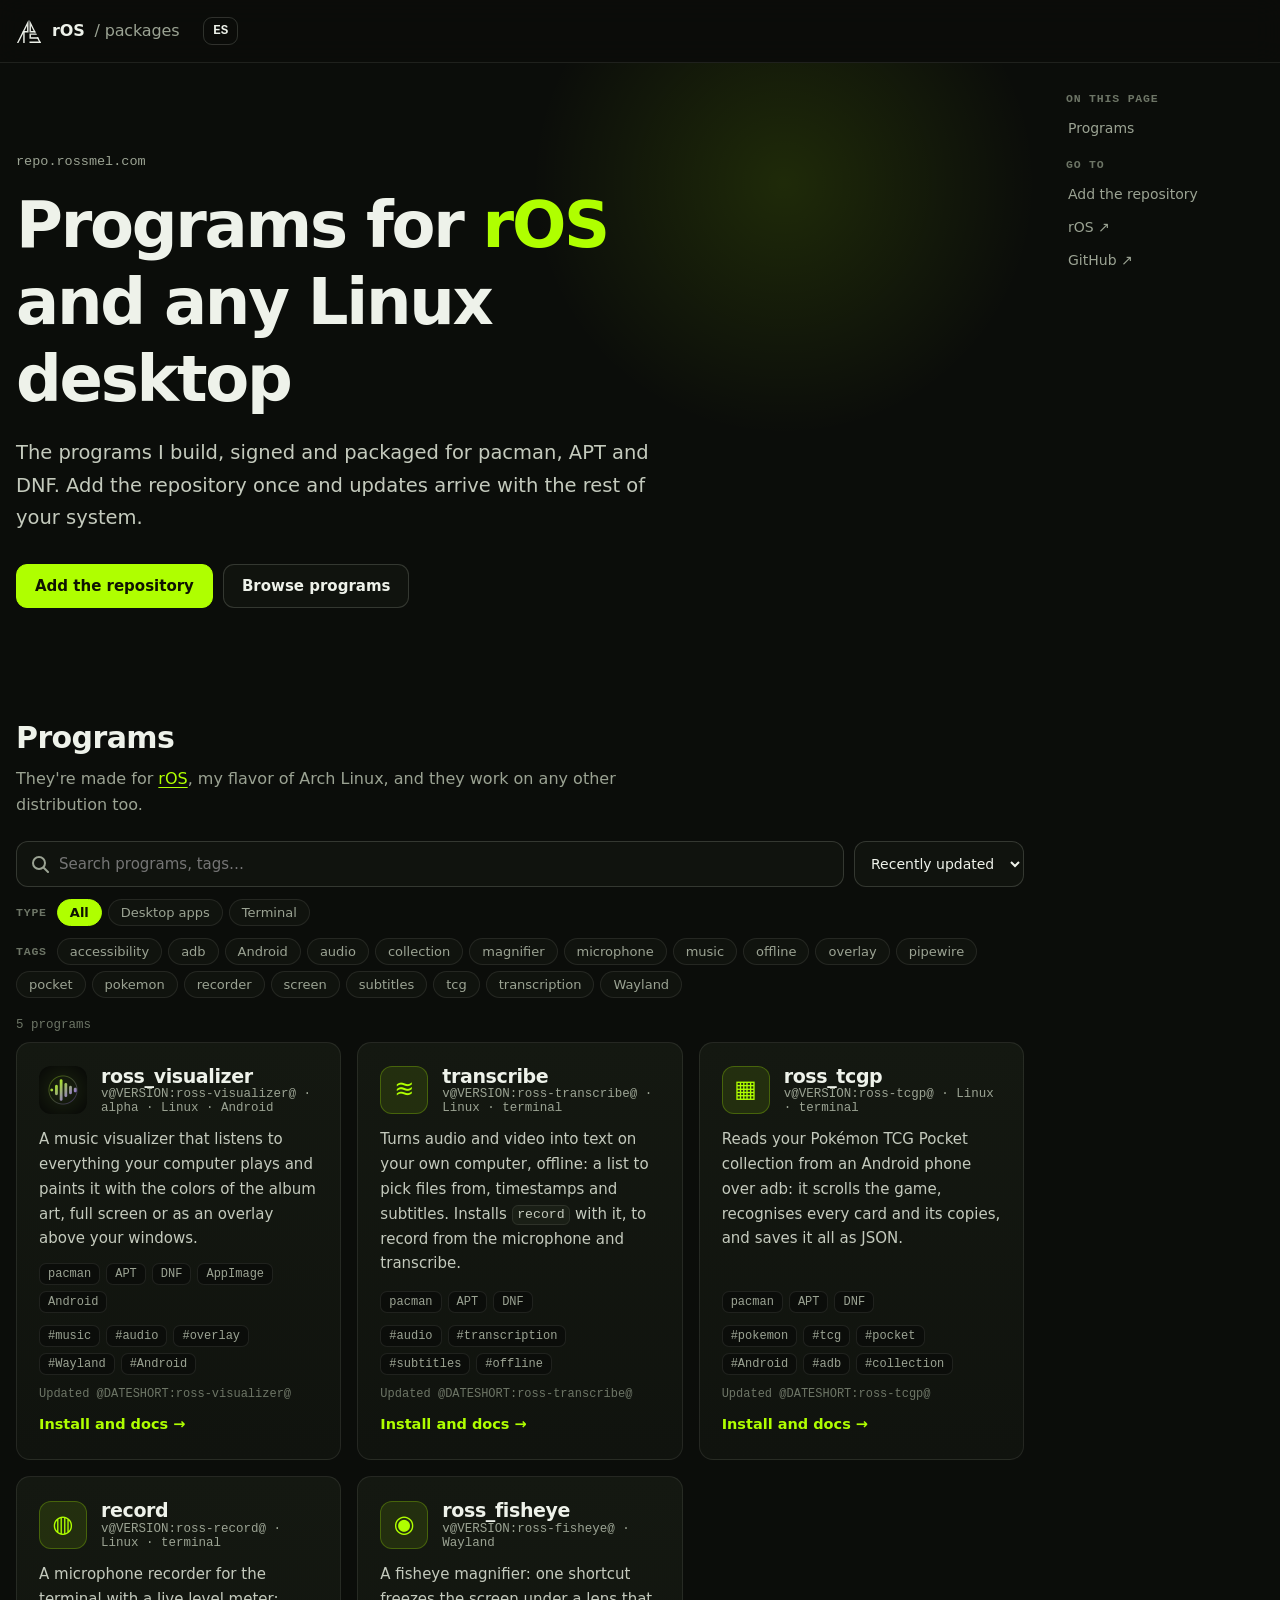
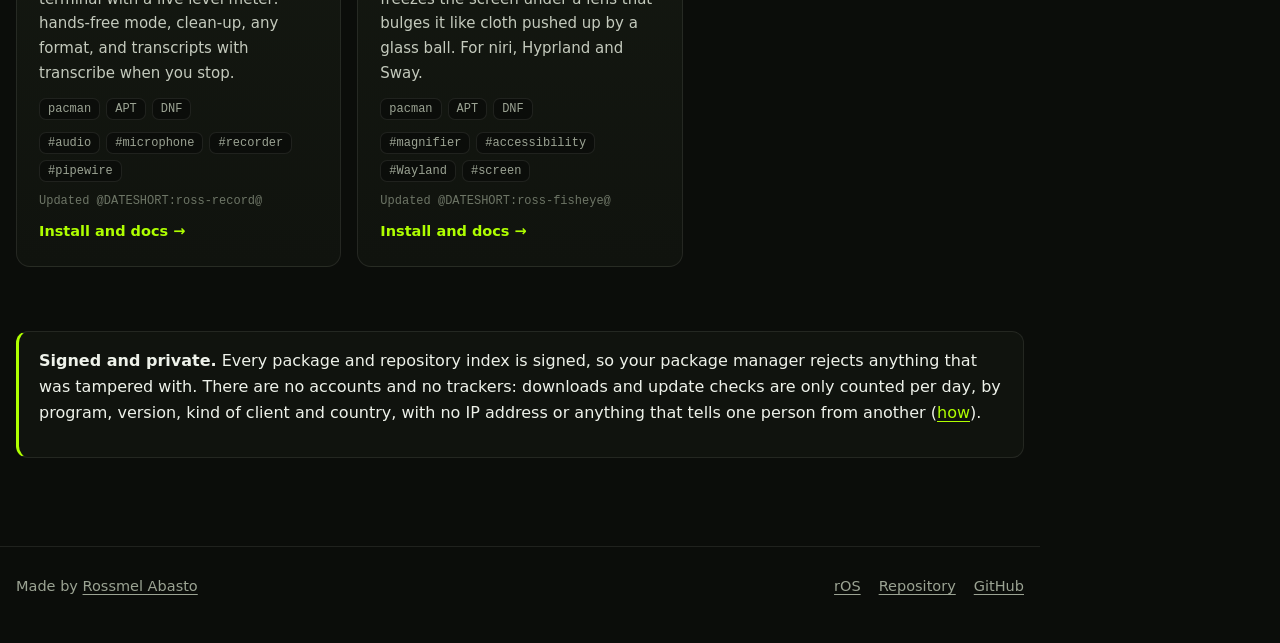
<file: site/index.html>
<!doctype html>
<html lang="en" data-lang="en">
<head>
<meta charset="utf-8">
<meta name="viewport" content="width=device-width, initial-scale=1">
<script>(function(){var l;try{l=localStorage.getItem('lang')}catch(e){}if(l!=='en'&&l!=='es'){var n=(navigator.languages&&navigator.languages[0])||navigator.language||'en';l=/^es/i.test(n)?'es':'en'}document.documentElement.dataset.lang=l;document.documentElement.lang=l})();</script>
<title>Packages · rOS</title>
<meta name="title-en" content="Packages · rOS">
<meta name="title-es" content="Paquetes · rOS">
<meta name="description" content="Programs by Rossmel Abasto for rOS and any Linux desktop, signed and ready for pacman, APT and DNF.">
<meta name="theme-color" content="#0b0d0a">
<link rel="icon" href="assets/ros-logo.svg" type="image/svg+xml">
<link rel="stylesheet" href="assets/style.css">
</head>
<body>
<header class="site-header">
  <div class="wrap">
    <a class="brand" href="./"><img src="assets/ros-logo-white.svg" alt=""><span>rOS</span><span class="sub">/ packages</span></a>
    <nav class="nav">
      <a href="repository/"><span lang="en">Add the repository</span><span lang="es">Agregar el repositorio</span></a>
      <a href="https://ros.rossmel.com">rOS ↗</a>
      <a href="https://github.com/rossmelabasto">GitHub ↗</a>
    </nav>
    <button class="lang" type="button">ES</button>
  </div>
</header>

<main>
  <section class="hero">
    <div class="wrap">
      <p class="eyebrow">repo.rossmel.com</p>
      <h1 lang="en">Programs for <em>rOS</em> and any Linux desktop</h1>
      <h1 lang="es">Programas para <em>rOS</em> y cualquier escritorio Linux</h1>
      <p class="lead" lang="en">The programs I build, signed and packaged for pacman, APT and DNF. Add the repository once and updates arrive with the rest of your system.</p>
      <p class="lead" lang="es">Los programas que hago, firmados y empaquetados para pacman, APT y DNF. Agregas el repositorio una vez y las actualizaciones llegan con las del resto de tu sistema.</p>
      <div class="actions">
        <a class="btn primary" href="repository/"><span lang="en">Add the repository</span><span lang="es">Agregar el repositorio</span></a>
        <a class="btn" href="#programs"><span lang="en">Browse programs</span><span lang="es">Ver los programas</span></a>
      </div>
    </div>
  </section>

  <section id="programs" class="catalog">
    <div class="wrap">
      <div class="section-head">
        <h2 lang="en">Programs</h2>
        <h2 lang="es">Programas</h2>
        <p lang="en">They're made for <a href="https://ros.rossmel.com">rOS</a>, my flavor of Arch Linux, and they work on any other distribution too.</p>
        <p lang="es">Están hechos para <a href="https://ros.rossmel.com">rOS</a>, mi flavor de Arch Linux, y también funcionan en cualquier otra distribución.</p>
      </div>
      <form class="catalog-tools" role="search">
        <div class="search-row">
          <input type="search" placeholder="Search programs, tags…" data-placeholder-en="Search programs, tags…" data-placeholder-es="Busca programas, etiquetas…" aria-label="Search">
          <select aria-label="Sort">
            <option value="updated" data-en="Recently updated" data-es="Actualizados primero">Recently updated</option>
            <option value="name" data-en="Name A–Z" data-es="Nombre A–Z">Name A–Z</option>
            <option value="name-desc" data-en="Name Z–A" data-es="Nombre Z–A">Name Z–A</option>
          </select>
        </div>
        <div class="filter-row">
          <span class="label"><span lang="en">Type</span><span lang="es">Tipo</span></span>
          <button type="button" class="seg-btn" data-kind-filter="all" aria-pressed="true"><span lang="en">All</span><span lang="es">Todos</span></button>
          <button type="button" class="seg-btn" data-kind-filter="app" aria-pressed="false"><span lang="en">Desktop apps</span><span lang="es">Apps de escritorio</span></button>
          <button type="button" class="seg-btn" data-kind-filter="terminal" aria-pressed="false"><span lang="en">Terminal</span><span lang="es">Terminal</span></button>
        </div>
        <div class="filter-row">
          <span class="label"><span lang="en">Tags</span><span lang="es">Etiquetas</span></span>
          <span class="tag-filters"></span>
        </div>
      </form>
      <p class="catalog-meta"><span class="catalog-count"></span> <span lang="en">programs</span><span lang="es">programas</span></p>
      <div class="cards">
        <!--program:ross-visualizer-->
        <a class="card" href="ross-visualizer/" data-title="ross_visualizer" data-kind="app" data-tags="music audio overlay wayland android" data-updated="@DATE:ross-visualizer@">
          <div class="card-top">
            <img src="assets/ross-visualizer.png" alt="">
            <div>
              <h3>ross_visualizer</h3>
              <div class="meta">v@VERSION:ross-visualizer@ · <span lang="en">alpha</span><span lang="es">alfa</span> · Linux · Android</div>
            </div>
          </div>
          <p lang="en">A music visualizer that listens to everything your computer plays and paints it with the colors of the album art, full screen or as an overlay above your windows.</p>
          <p lang="es">Un visualizador de música que escucha todo lo que suena en tu compu y lo pinta con los colores de la portada, en pantalla completa o como overlay encima de tus ventanas.</p>
          <div class="chips"><span class="chip">pacman</span><span class="chip">APT</span><span class="chip">DNF</span><span class="chip">AppImage</span><span class="chip">Android</span></div>
          <div class="card-tags"></div>
          <span class="updated"><span lang="en">Updated</span><span lang="es">Actualizado</span> @DATESHORT:ross-visualizer@</span>
          <span class="more"><span lang="en">Install and docs →</span><span lang="es">Instalación y documentación →</span></span>
        </a>
        <!--/program:ross-visualizer-->
        <!--program:ross-transcribe-->
        <a class="card" href="transcribe/" data-title="transcribe" data-kind="terminal" data-tags="audio transcription subtitles offline" data-updated="@DATE:ross-transcribe@">
          <div class="card-top">
            <span class="glyph" aria-hidden="true">≋</span>
            <div>
              <h3>transcribe</h3>
              <div class="meta">v@VERSION:ross-transcribe@ · Linux · <span lang="en">terminal</span><span lang="es">terminal</span></div>
            </div>
          </div>
          <p lang="en">Turns audio and video into text on your own computer, offline: a list to pick files from, timestamps and subtitles. Installs <code>record</code> with it, to record from the microphone and transcribe.</p>
          <p lang="es">Convierte audio y video en texto en tu propia compu, sin internet: una lista para elegir archivos, tiempos y subtítulos. Instala <code>record</code> junto con él, para grabar del micrófono y transcribir.</p>
          <div class="chips"><span class="chip">pacman</span><span class="chip">APT</span><span class="chip">DNF</span></div>
          <div class="card-tags"></div>
          <span class="updated"><span lang="en">Updated</span><span lang="es">Actualizado</span> @DATESHORT:ross-transcribe@</span>
          <span class="more"><span lang="en">Install and docs →</span><span lang="es">Instalación y documentación →</span></span>
        </a>
        <!--/program:ross-transcribe-->
        <!--program:ross-record-->
        <a class="card" href="record/" data-title="record" data-kind="terminal" data-tags="audio microphone recorder pipewire" data-updated="@DATE:ross-record@">
          <div class="card-top">
            <span class="glyph" aria-hidden="true">◍</span>
            <div>
              <h3>record</h3>
              <div class="meta">v@VERSION:ross-record@ · Linux · <span lang="en">terminal</span><span lang="es">terminal</span></div>
            </div>
          </div>
          <p lang="en">A microphone recorder for the terminal with a live level meter: hands-free mode, clean-up, any format, and transcripts with transcribe when you stop.</p>
          <p lang="es">Una grabadora de micrófono para la terminal con medidor de nivel en vivo: manos libres, limpieza, cualquier formato y transcripción con transcribe al parar.</p>
          <div class="chips"><span class="chip">pacman</span><span class="chip">APT</span><span class="chip">DNF</span></div>
          <div class="card-tags"></div>
          <span class="updated"><span lang="en">Updated</span><span lang="es">Actualizado</span> @DATESHORT:ross-record@</span>
          <span class="more"><span lang="en">Install and docs →</span><span lang="es">Instalación y documentación →</span></span>
        </a>
        <!--/program:ross-record-->
        <!--program:ross-fisheye-->
        <a class="card" href="fisheye/" data-title="ross_fisheye" data-kind="app" data-tags="magnifier accessibility wayland screen" data-updated="@DATE:ross-fisheye@">
          <div class="card-top">
            <span class="glyph" aria-hidden="true">◉</span>
            <div>
              <h3>ross_fisheye</h3>
              <div class="meta">v@VERSION:ross-fisheye@ · Wayland</div>
            </div>
          </div>
          <p lang="en">A fisheye magnifier: one shortcut freezes the screen under a lens that bulges it like cloth pushed up by a glass ball. For niri, Hyprland and Sway.</p>
          <p lang="es">Una lupa de ojo de pez: un atajo congela la pantalla bajo una lente que la abomba como una tela empujada por una bola de cristal. Para niri, Hyprland y Sway.</p>
          <div class="chips"><span class="chip">pacman</span><span class="chip">APT</span><span class="chip">DNF</span></div>
          <div class="card-tags"></div>
          <span class="updated"><span lang="en">Updated</span><span lang="es">Actualizado</span> @DATESHORT:ross-fisheye@</span>
          <span class="more"><span lang="en">Install and docs →</span><span lang="es">Instalación y documentación →</span></span>
        </a>
        <!--/program:ross-fisheye-->
        <!--program:ross-tcgp-->
        <a class="card" href="tcgp/" data-title="ross_tcgp" data-kind="terminal" data-tags="pokemon tcg pocket android adb collection" data-updated="@DATE:ross-tcgp@">
          <div class="card-top">
            <span class="glyph" aria-hidden="true">▦</span>
            <div>
              <h3>ross_tcgp</h3>
              <div class="meta">v@VERSION:ross-tcgp@ · Linux · <span lang="en">terminal</span><span lang="es">terminal</span></div>
            </div>
          </div>
          <p lang="en">Reads your Pokémon TCG Pocket collection from an Android phone over adb: it scrolls the game, recognises every card and its copies, and saves it all as JSON.</p>
          <p lang="es">Lee tu colección de Pokémon TCG Pocket desde un teléfono Android por adb: recorre el juego, reconoce cada carta y sus copias, y lo guarda todo en JSON.</p>
          <div class="chips"><span class="chip">pacman</span><span class="chip">APT</span><span class="chip">DNF</span></div>
          <div class="card-tags"></div>
          <span class="updated"><span lang="en">Updated</span><span lang="es">Actualizado</span> @DATESHORT:ross-tcgp@</span>
          <span class="more"><span lang="en">Install and docs →</span><span lang="es">Instalación y documentación →</span></span>
        </a>
        <!--/program:ross-tcgp-->
      </div>
      <p class="catalog-empty" hidden><span lang="en">Nothing matches. Try another word or clear the filters.</span><span lang="es">No hay coincidencias. Prueba otra palabra o quita los filtros.</span></p>
    </div>
  </section>

  <section>
    <div class="wrap">
      <div class="callout">
        <p lang="en"><strong>Signed and private.</strong> Every package and repository index is signed, so your package manager rejects anything that was tampered with. There are no accounts and no trackers: downloads and update checks are only counted per day, by program, version, kind of client and country, with no IP address or anything that tells one person from another (<a href="https://github.com/rossmelabasto/ross_packages/tree/main/worker">how</a>).</p>
        <p lang="es"><strong>Firmado y privado.</strong> Cada paquete e índice del repositorio va firmado, así tu gestor de paquetes rechaza cualquier cosa alterada. No hay cuentas ni rastreadores: las descargas y búsquedas de actualizaciones solo se cuentan por día, programa, versión, tipo de cliente y país, sin IP ni nada que distinga a una persona de otra (<a href="https://github.com/rossmelabasto/ross_packages/tree/main/worker">cómo</a>).</p>
      </div>
    </div>
  </section>
</main>

<footer class="site-footer">
  <div class="wrap">
    <span lang="en">Made by <a href="https://portfolio.rossmel.com">Rossmel Abasto</a></span>
    <span lang="es">Hecho por <a href="https://portfolio.rossmel.com">Rossmel Abasto</a></span>
    <nav>
      <a href="https://ros.rossmel.com">rOS</a>
      <a href="repository/"><span lang="en">Repository</span><span lang="es">Repositorio</span></a>
      <a href="https://github.com/rossmelabasto/ross_packages">GitHub</a>
    </nav>
  </div>
</footer>
<script>
window.TAG_NAMES = {
  music: ['music', 'música'], audio: ['audio', 'audio'], overlay: ['overlay', 'overlay'], wayland: ['Wayland', 'Wayland'],
  transcription: ['transcription', 'transcripción'], subtitles: ['subtitles', 'subtítulos'], offline: ['offline', 'sin internet'],
  android: ['Android', 'Android'], magnifier: ['magnifier', 'lupa'], accessibility: ['accessibility', 'accesibilidad'], screen: ['screen', 'pantalla'],
};
</script>
<script src="assets/site.js"></script>
</body>
</html>
</file>
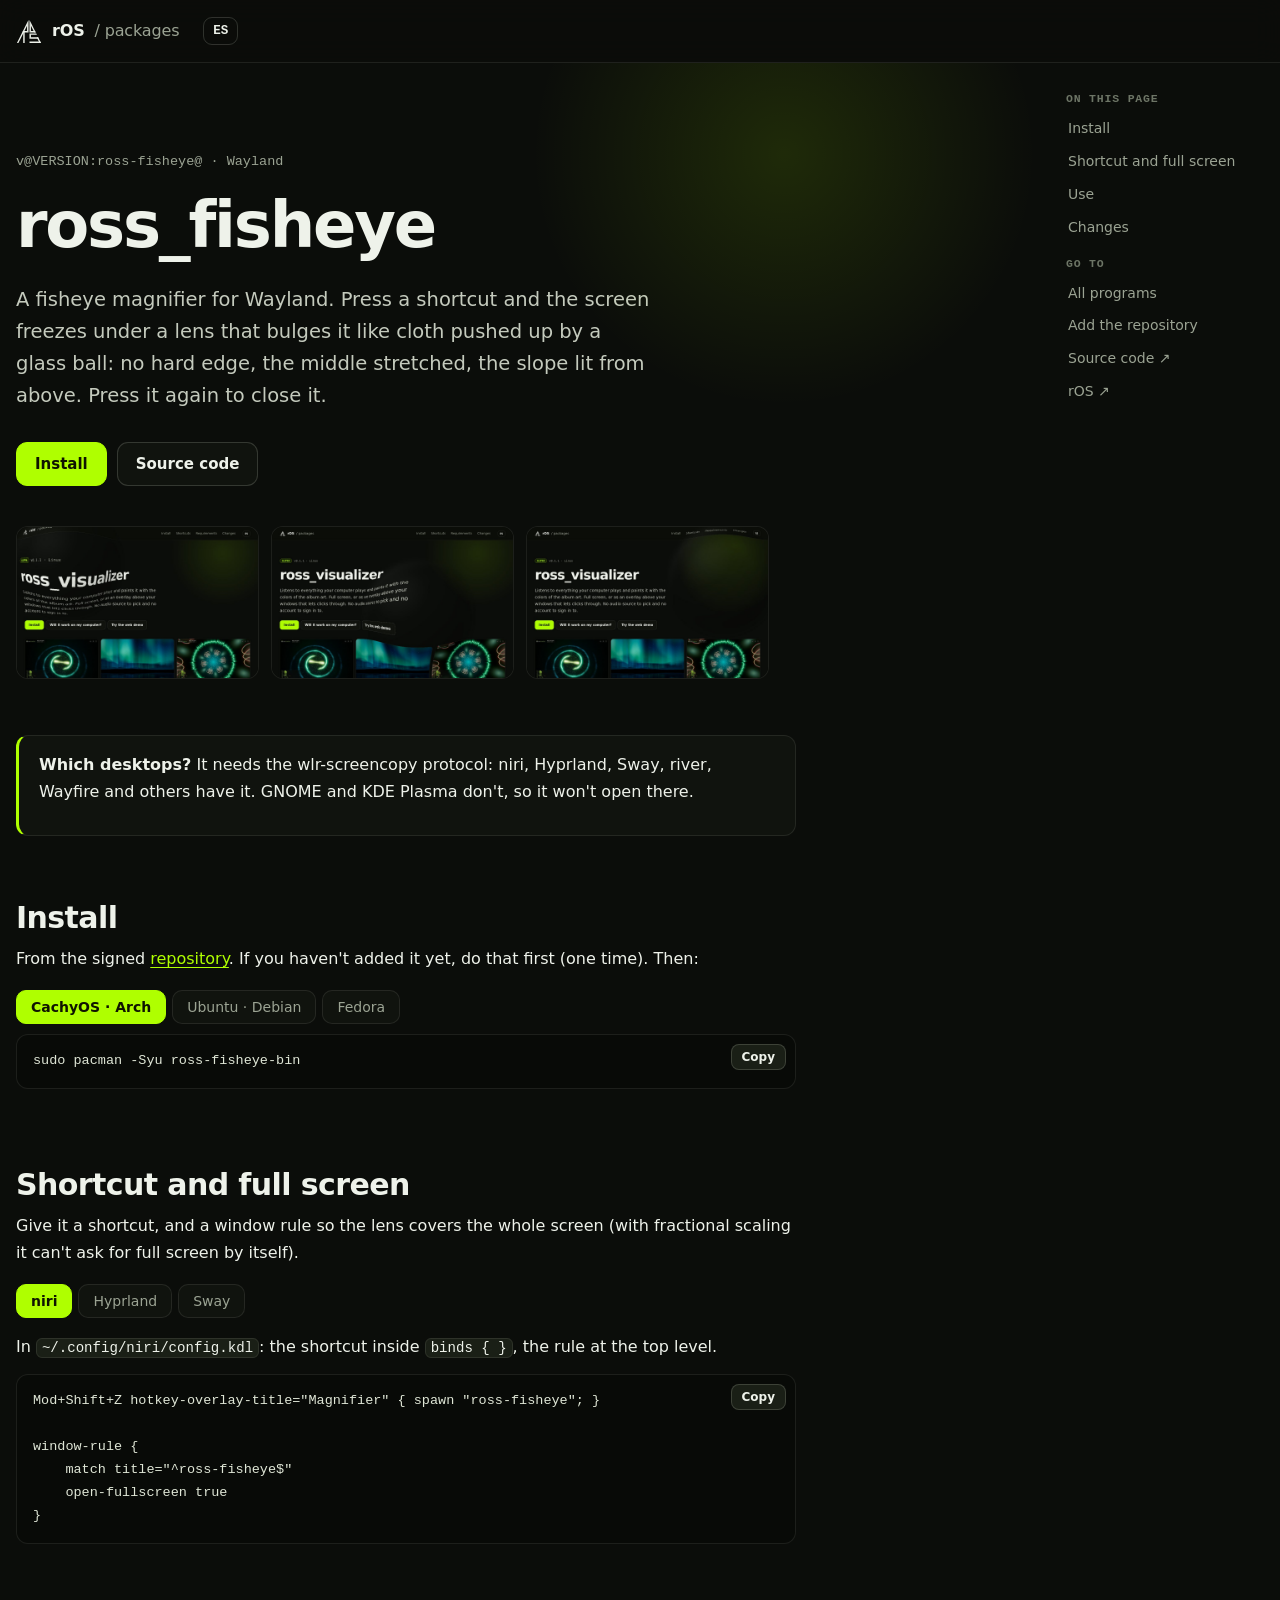
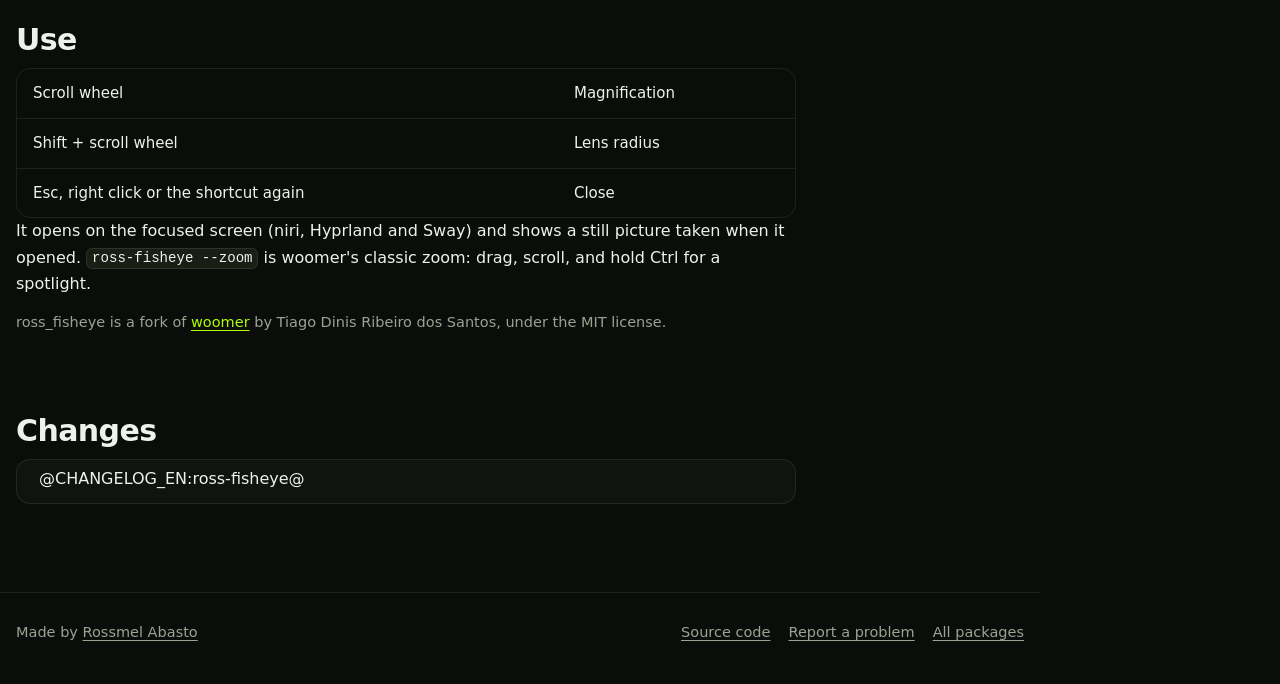
<file: site/fisheye/index.html>
<!doctype html>
<html lang="en" data-lang="en">
<head>
<meta charset="utf-8">
<meta name="viewport" content="width=device-width, initial-scale=1">
<script>(function(){var l;try{l=localStorage.getItem('lang')}catch(e){}if(l!=='en'&&l!=='es'){var n=(navigator.languages&&navigator.languages[0])||navigator.language||'en';l=/^es/i.test(n)?'es':'en'}document.documentElement.dataset.lang=l;document.documentElement.lang=l})();</script>
<title>ross_fisheye · rOS packages</title>
<meta name="title-en" content="ross_fisheye · rOS packages">
<meta name="title-es" content="ross_fisheye · paquetes de rOS">
<meta name="description" content="A fisheye magnifier for Wayland, based on woomer. Install it with pacman, APT or DNF.">
<meta name="theme-color" content="#0b0d0a">
<link rel="icon" href="../assets/ros-logo.svg" type="image/svg+xml">
<link rel="stylesheet" href="../assets/style.css">
</head>
<body>
<header class="site-header">
  <div class="wrap">
    <a class="brand" href="../"><img src="../assets/ros-logo-white.svg" alt=""><span>rOS</span><span class="sub">/ packages</span></a>
    <nav class="nav">
      <a href="../"><span lang="en">All programs</span><span lang="es">Todos los programas</span></a>
      <a href="../repository/"><span lang="en">Add the repository</span><span lang="es">Agregar el repositorio</span></a>
      <a href="https://github.com/rossmelabasto/ross_fisheye"><span lang="en">Source code ↗</span><span lang="es">Código ↗</span></a>
      <a href="https://ros.rossmel.com">rOS ↗</a>
    </nav>
    <button class="lang" type="button">ES</button>
  </div>
</header>

<main>
  <section class="hero">
    <div class="wrap">
      <p class="eyebrow">v@VERSION:ross-fisheye@ · Wayland</p>
      <h1>ross_fisheye</h1>
      <p class="lead" lang="en">A fisheye magnifier for Wayland. Press a shortcut and the screen freezes under a lens that bulges it like cloth pushed up by a glass ball: no hard edge, the middle stretched, the slope lit from above. Press it again to close it.</p>
      <p class="lead" lang="es">Una lupa de ojo de pez para Wayland. Aprietas un atajo y la pantalla se congela bajo una lente que la abomba como una tela empujada por una bola de cristal: sin borde duro, el centro estirado y la ladera iluminada desde arriba. Lo aprietas otra vez y se cierra.</p>
      <div class="actions">
        <a class="btn primary" href="#install"><span lang="en">Install</span><span lang="es">Instalar</span></a>
        <a class="btn" href="https://github.com/rossmelabasto/ross_fisheye"><span lang="en">Source code</span><span lang="es">Código</span></a>
      </div>
      <div class="gallery">
        <a class="media" href="media/fisheye-1.jpg" title="The lens over a web page"><img src="media/fisheye-1.jpg" alt="The fisheye lens bulging a heading of a web page" loading="lazy"></a>
        <a class="media" href="media/fisheye-2.jpg" title="Over screenshots"><img src="media/fisheye-2.jpg" alt="The fisheye lens over a row of screenshots" loading="lazy"></a>
        <a class="media" href="media/fisheye-3.jpg" title="Over the page's background"><img src="media/fisheye-3.jpg" alt="The fisheye lens near the top of the page" loading="lazy"></a>
      </div>
    </div>
  </section>

  <div class="wrap"><div class="narrow">
    <section style="padding-top: 0">
      <div class="callout">
        <p lang="en"><strong>Which desktops?</strong> It needs the wlr-screencopy protocol: niri, Hyprland, Sway, river, Wayfire and others have it. GNOME and KDE Plasma don't, so it won't open there.</p>
        <p lang="es"><strong>¿En qué escritorios?</strong> Necesita el protocolo wlr-screencopy: lo tienen niri, Hyprland, Sway, river, Wayfire y otros. GNOME y KDE Plasma no, así que ahí no abre.</p>
      </div>
    </section>

    <section id="install">
      <h2 lang="en">Install</h2>
      <h2 lang="es">Instalar</h2>
      <p lang="en">From the signed <a href="../repository/">repository</a>. If you haven't added it yet, do that first (one time). Then:</p>
      <p lang="es">Desde el <a href="../repository/">repositorio firmado</a>. Si todavía no lo agregaste, hazlo primero (una sola vez). Luego:</p>
      <div class="tabs" role="tablist" aria-label="Distribution">
        <button role="tab" type="button" aria-selected="true" aria-controls="t-arch" id="b-arch" data-os="arch">CachyOS · Arch</button>
        <button role="tab" type="button" aria-selected="false" aria-controls="t-deb" id="b-deb" data-os="deb">Ubuntu · Debian</button>
        <button role="tab" type="button" aria-selected="false" aria-controls="t-rpm" id="b-rpm" data-os="rpm">Fedora</button>
      </div>
      <div class="panel" role="tabpanel" id="t-arch" aria-labelledby="b-arch"><div class="code"><pre><code>sudo pacman -Syu ross-fisheye-bin</code></pre></div></div>
      <div class="panel" role="tabpanel" id="t-deb" aria-labelledby="b-deb" hidden><div class="code"><pre><code>sudo apt update &amp;&amp; sudo apt install ross-fisheye</code></pre></div></div>
      <div class="panel" role="tabpanel" id="t-rpm" aria-labelledby="b-rpm" hidden><div class="code"><pre><code>sudo dnf install ross-fisheye</code></pre></div></div>
    </section>

    <section id="setup">
      <h2 lang="en">Shortcut and full screen</h2>
      <h2 lang="es">Atajo y pantalla completa</h2>
      <p lang="en">Give it a shortcut, and a window rule so the lens covers the whole screen (with fractional scaling it can't ask for full screen by itself).</p>
      <p lang="es">Dale un atajo y una regla de ventana para que la lente cubra toda la pantalla (con escala fraccional no puede pedir la pantalla completa sola).</p>
      <div class="tabs" role="tablist" aria-label="Desktop">
        <button role="tab" type="button" aria-selected="true" aria-controls="k-niri" id="kb-niri">niri</button>
        <button role="tab" type="button" aria-selected="false" aria-controls="k-hypr" id="kb-hypr">Hyprland</button>
        <button role="tab" type="button" aria-selected="false" aria-controls="k-sway" id="kb-sway">Sway</button>
      </div>
      <div class="panel" role="tabpanel" id="k-niri" aria-labelledby="kb-niri">
        <p lang="en">In <code>~/.config/niri/config.kdl</code>: the shortcut inside <code>binds { }</code>, the rule at the top level.</p>
        <p lang="es">En <code>~/.config/niri/config.kdl</code>: el atajo dentro de <code>binds { }</code> y la regla afuera.</p>
        <div class="code"><pre><code>Mod+Shift+Z hotkey-overlay-title="Magnifier" { spawn "ross-fisheye"; }

window-rule {
    match title="^ross-fisheye$"
    open-fullscreen true
}</code></pre></div>
      </div>
      <div class="panel" role="tabpanel" id="k-hypr" aria-labelledby="kb-hypr" hidden>
        <p lang="en">In <code>~/.config/hypr/hyprland.conf</code>:</p>
        <p lang="es">En <code>~/.config/hypr/hyprland.conf</code>:</p>
        <div class="code"><pre><code>bind = SUPER SHIFT, Z, exec, ross-fisheye
windowrulev2 = fullscreen, title:^(ross-fisheye)$</code></pre></div>
      </div>
      <div class="panel" role="tabpanel" id="k-sway" aria-labelledby="kb-sway" hidden>
        <p lang="en">In <code>~/.config/sway/config</code>, then <code>swaymsg reload</code>:</p>
        <p lang="es">En <code>~/.config/sway/config</code>, y luego <code>swaymsg reload</code>:</p>
        <div class="code"><pre><code>bindsym Mod4+Shift+z exec ross-fisheye
for_window [title="^ross-fisheye$"] fullscreen enable</code></pre></div>
      </div>
    </section>

    <section id="use">
      <h2 lang="en">Use</h2>
      <h2 lang="es">Uso</h2>
      <div class="table">
        <table>
          <tbody>
            <tr><td lang="en">Scroll wheel</td><td lang="es">Rueda</td><td><span lang="en">Magnification</span><span lang="es">Aumento</span></td></tr>
            <tr><td lang="en">Shift + scroll wheel</td><td lang="es">Shift + rueda</td><td><span lang="en">Lens radius</span><span lang="es">Radio de la lente</span></td></tr>
            <tr><td lang="en">Esc, right click or the shortcut again</td><td lang="es">Esc, clic derecho o el atajo otra vez</td><td><span lang="en">Close</span><span lang="es">Cerrar</span></td></tr>
          </tbody>
        </table>
      </div>
      <p lang="en">It opens on the focused screen (niri, Hyprland and Sway) and shows a still picture taken when it opened. <code>ross-fisheye --zoom</code> is woomer's classic zoom: drag, scroll, and hold Ctrl for a spotlight.</p>
      <p lang="es">Abre en la pantalla enfocada (niri, Hyprland y Sway) y muestra una foto fija tomada al abrirse. <code>ross-fisheye --zoom</code> es el zoom clásico de woomer: arrastras, usas la rueda y mantienes Ctrl para el foco.</p>
      <p class="small" lang="en">ross_fisheye is a fork of <a href="https://github.com/coffeeispower/woomer">woomer</a> by Tiago Dinis Ribeiro dos Santos, under the MIT license.</p>
      <p class="small" lang="es">ross_fisheye es un fork de <a href="https://github.com/coffeeispower/woomer">woomer</a>, de Tiago Dinis Ribeiro dos Santos, con licencia MIT.</p>
    </section>

    <section id="changes">
      <h2 lang="en">Changes</h2>
      <h2 lang="es">Cambios</h2>
      <div class="changelog" lang="en">
@CHANGELOG_EN:ross-fisheye@
      </div>
      <div class="changelog" lang="es">
@CHANGELOG_ES:ross-fisheye@
      </div>
    </section>
  </div></div>
</main>

<footer class="site-footer">
  <div class="wrap">
    <span lang="en">Made by <a href="https://portfolio.rossmel.com">Rossmel Abasto</a></span>
    <span lang="es">Hecho por <a href="https://portfolio.rossmel.com">Rossmel Abasto</a></span>
    <nav>
      <a href="https://github.com/rossmelabasto/ross_fisheye"><span lang="en">Source code</span><span lang="es">Código</span></a>
      <a href="https://github.com/rossmelabasto/ross_fisheye/issues"><span lang="en">Report a problem</span><span lang="es">Reportar un problema</span></a>
      <a href="../"><span lang="en">All packages</span><span lang="es">Todos los paquetes</span></a>
    </nav>
  </div>
</footer>
<script src="../assets/site.js"></script>
</body>
</html>
</file>
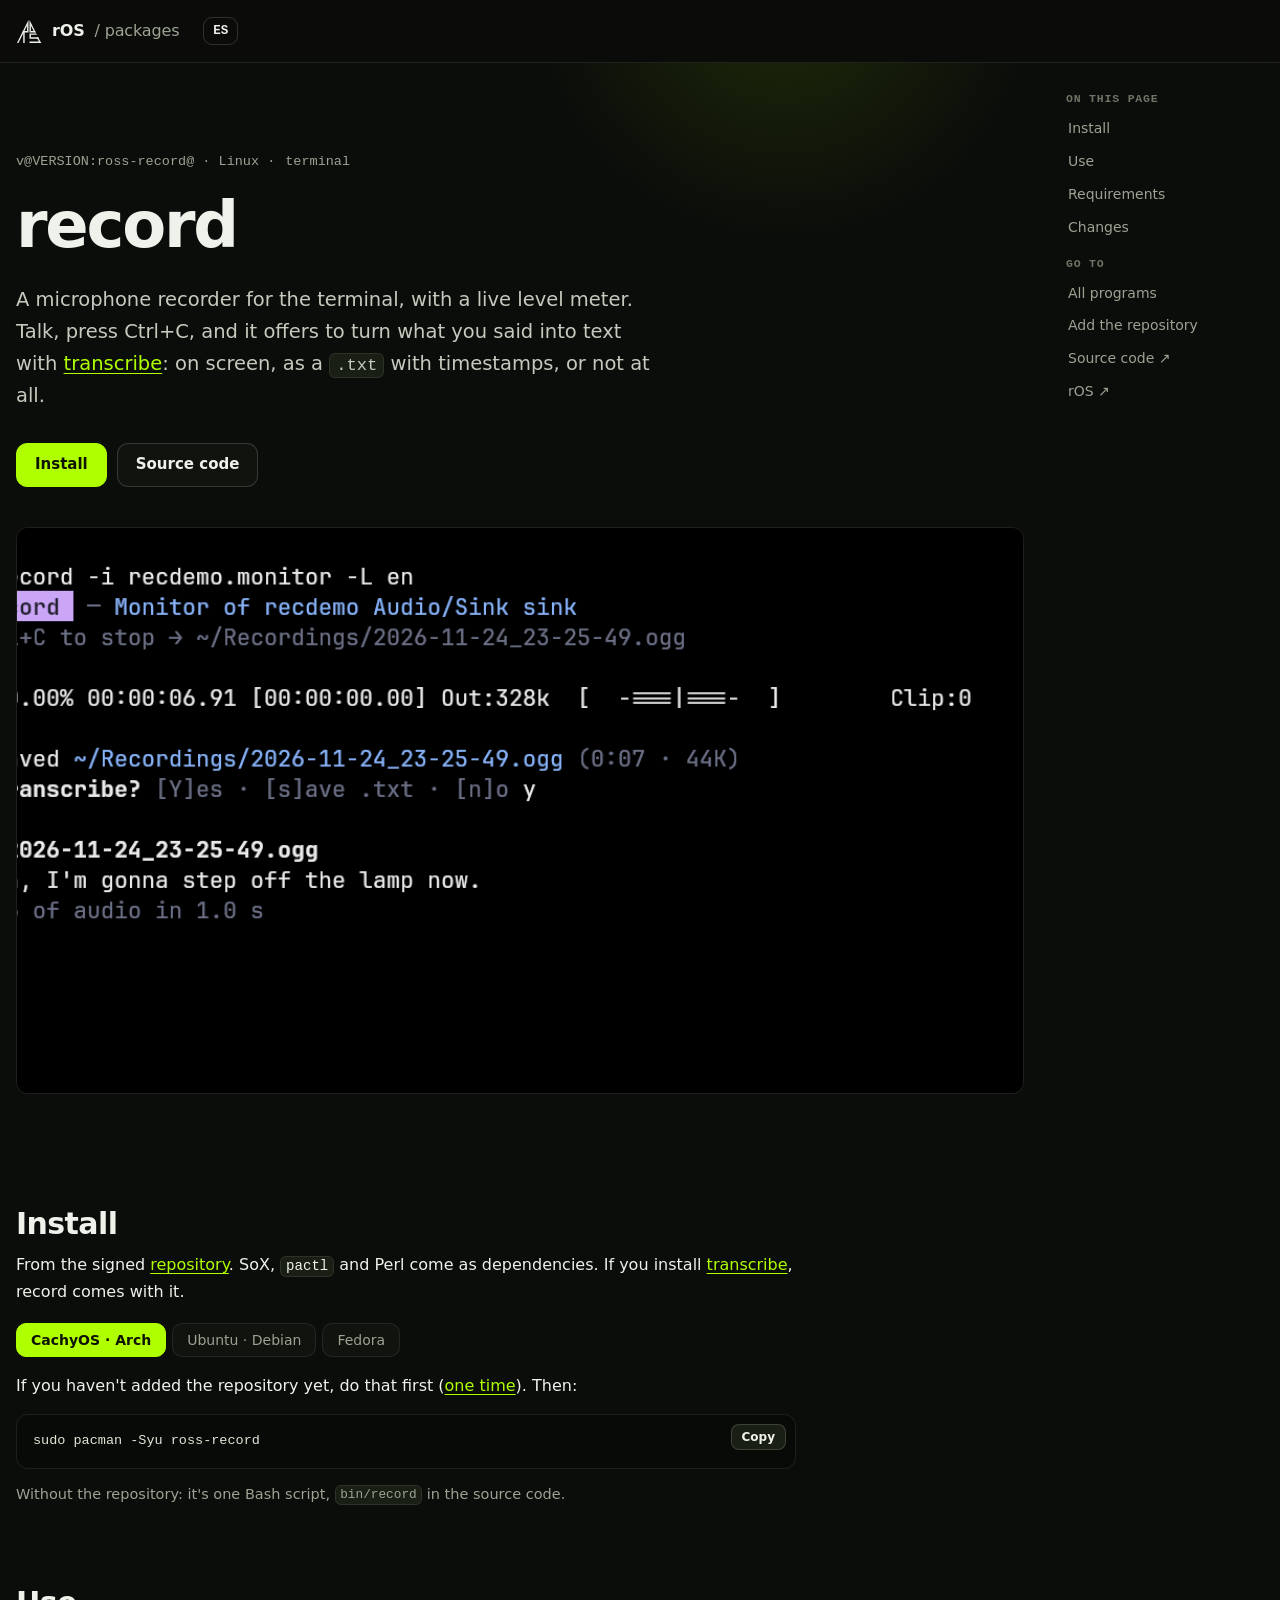
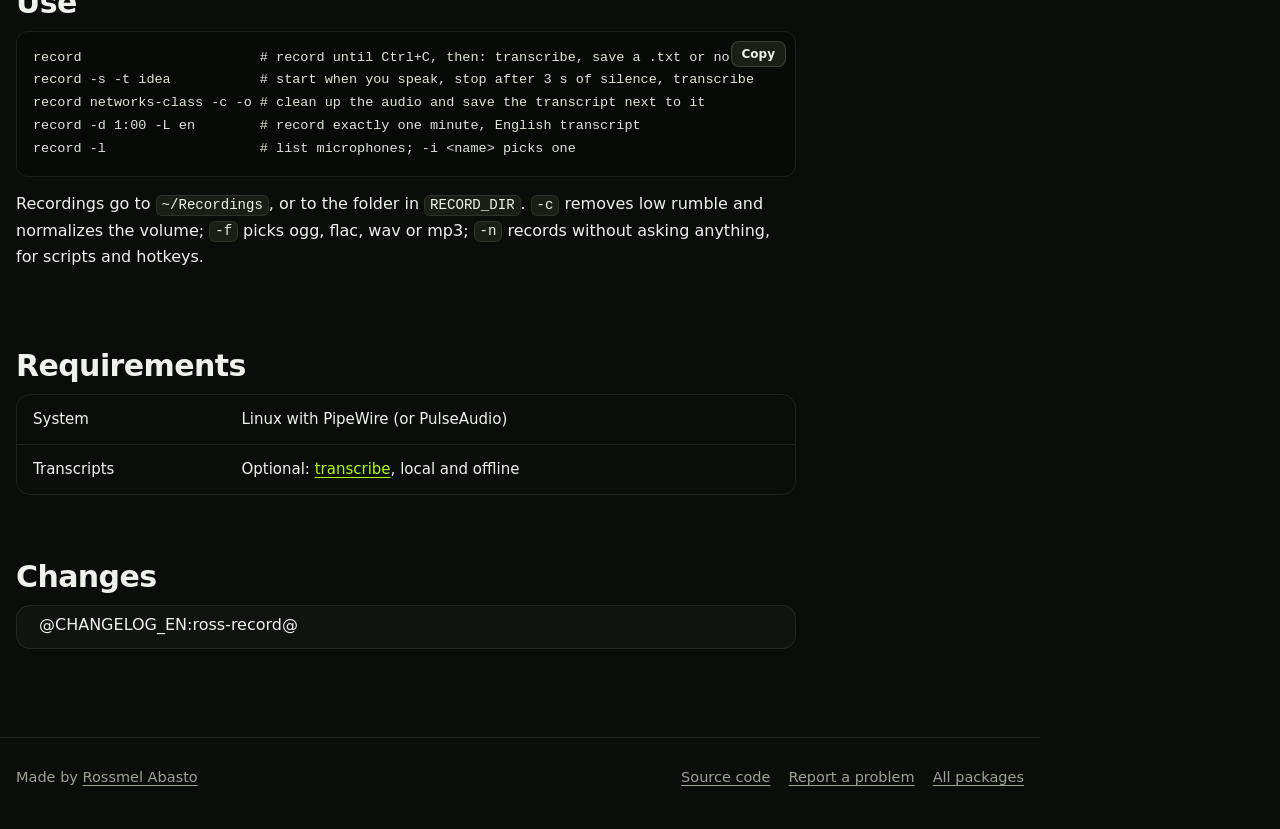
<file: site/record/index.html>
<!doctype html>
<html lang="en" data-lang="en">
<head>
<meta charset="utf-8">
<meta name="viewport" content="width=device-width, initial-scale=1">
<script>(function(){var l;try{l=localStorage.getItem('lang')}catch(e){}if(l!=='en'&&l!=='es'){var n=(navigator.languages&&navigator.languages[0])||navigator.language||'en';l=/^es/i.test(n)?'es':'en'}document.documentElement.dataset.lang=l;document.documentElement.lang=l})();</script>
<title>record · rOS packages</title>
<meta name="title-en" content="record · rOS packages">
<meta name="title-es" content="record · paquetes de rOS">
<meta name="description" content="A microphone recorder for the terminal, with a live level meter, hands-free mode and transcripts with transcribe. Install it with pacman, APT or DNF.">
<meta name="theme-color" content="#0b0d0a">
<link rel="icon" href="../assets/ros-logo.svg" type="image/svg+xml">
<link rel="stylesheet" href="../assets/style.css">
</head>
<body>
<header class="site-header">
  <div class="wrap">
    <a class="brand" href="../"><img src="../assets/ros-logo-white.svg" alt=""><span>rOS</span><span class="sub">/ packages</span></a>
    <nav class="nav">
      <a href="../"><span lang="en">All programs</span><span lang="es">Todos los programas</span></a>
      <a href="../repository/"><span lang="en">Add the repository</span><span lang="es">Agregar el repositorio</span></a>
      <a href="https://github.com/rossmelabasto/ross_record"><span lang="en">Source code ↗</span><span lang="es">Código ↗</span></a>
      <a href="https://ros.rossmel.com">rOS ↗</a>
    </nav>
    <button class="lang" type="button">ES</button>
  </div>
</header>

<main>
  <section class="hero">
    <div class="wrap">
      <p class="eyebrow">v@VERSION:ross-record@ · Linux · <span lang="en">terminal</span><span lang="es">terminal</span></p>
      <h1>record</h1>
      <p class="lead" lang="en">A microphone recorder for the terminal, with a live level meter. Talk, press Ctrl+C, and it offers to turn what you said into text with <a href="../transcribe/">transcribe</a>: on screen, as a <code>.txt</code> with timestamps, or not at all.</p>
      <p class="lead" lang="es">Una grabadora de micrófono para la terminal, con medidor de nivel en vivo. Hablas, presionas Ctrl+C y te ofrece convertir lo que dijiste en texto con <a href="../transcribe/">transcribe</a>: en pantalla, como <code>.txt</code> con tiempos, o nada.</p>
      <div class="actions">
        <a class="btn primary" href="#install"><span lang="en">Install</span><span lang="es">Instalar</span></a>
        <a class="btn" href="https://github.com/rossmelabasto/ross_record"><span lang="en">Source code</span><span lang="es">Código</span></a>
      </div>
      <div class="gallery">
        <a class="media wide" href="record.png" title="record"><img src="record.png" alt="record recording with a live level meter, then transcribing the take" loading="lazy"></a>
      </div>
    </div>
  </section>

  <div class="wrap"><div class="narrow">
    <section id="install">
      <h2 lang="en">Install</h2>
      <h2 lang="es">Instalar</h2>
      <p lang="en">From the signed <a href="../repository/">repository</a>. SoX, <code>pactl</code> and Perl come as dependencies. If you install <a href="../transcribe/">transcribe</a>, record comes with it.</p>
      <p lang="es">Desde el <a href="../repository/">repositorio firmado</a>. SoX, <code>pactl</code> y Perl llegan como dependencias. Si instalas <a href="../transcribe/">transcribe</a>, record viene con él.</p>

      <div class="tabs" role="tablist" aria-label="Distribution">
        <button role="tab" type="button" aria-selected="true" aria-controls="t-arch" id="b-arch" data-os="arch">CachyOS · Arch</button>
        <button role="tab" type="button" aria-selected="false" aria-controls="t-deb" id="b-deb" data-os="deb">Ubuntu · Debian</button>
        <button role="tab" type="button" aria-selected="false" aria-controls="t-rpm" id="b-rpm" data-os="rpm">Fedora</button>
      </div>
      <div class="panel" role="tabpanel" id="t-arch" aria-labelledby="b-arch">
        <p lang="en">If you haven't added the repository yet, do that first (<a href="../repository/">one time</a>). Then:</p>
        <p lang="es">Si todavía no agregaste el repositorio, hazlo primero (<a href="../repository/">una sola vez</a>). Luego:</p>
        <div class="code"><pre><code>sudo pacman -Syu ross-record</code></pre></div>
      </div>
      <div class="panel" role="tabpanel" id="t-deb" aria-labelledby="b-deb" hidden>
        <p lang="en">If you haven't added the repository yet, do that first (<a href="../repository/">one time</a>). Then:</p>
        <p lang="es">Si todavía no agregaste el repositorio, hazlo primero (<a href="../repository/">una sola vez</a>). Luego:</p>
        <div class="code"><pre><code>sudo apt update &amp;&amp; sudo apt install ross-record</code></pre></div>
      </div>
      <div class="panel" role="tabpanel" id="t-rpm" aria-labelledby="b-rpm" hidden>
        <p lang="en">If you haven't added the repository yet, do that first (<a href="../repository/">one time</a>). Then:</p>
        <p lang="es">Si todavía no agregaste el repositorio, hazlo primero (<a href="../repository/">una sola vez</a>). Luego:</p>
        <div class="code"><pre><code>sudo dnf install ross-record</code></pre></div>
      </div>
      <p class="small" lang="en">Without the repository: it's one Bash script, <code>bin/record</code> in the source code.</p>
      <p class="small" lang="es">Sin el repositorio: es un solo script de Bash, <code>bin/record</code> en el código.</p>
    </section>

    <section id="use">
      <h2 lang="en">Use</h2>
      <h2 lang="es">Uso</h2>
      <div class="code"><pre><code>record                      # record until Ctrl+C, then: transcribe, save a .txt or nothing
record -s -t idea           # start when you speak, stop after 3 s of silence, transcribe
record networks-class -c -o # clean up the audio and save the transcript next to it
record -d 1:00 -L en        # record exactly one minute, English transcript
record -l                   # list microphones; -i &lt;name&gt; picks one</code></pre></div>
      <p lang="en">Recordings go to <code>~/Recordings</code>, or to the folder in <code>RECORD_DIR</code>. <code>-c</code> removes low rumble and normalizes the volume; <code>-f</code> picks ogg, flac, wav or mp3; <code>-n</code> records without asking anything, for scripts and hotkeys.</p>
      <p lang="es">Las grabaciones van a <code>~/Recordings</code>, o a la carpeta de <code>RECORD_DIR</code>. <code>-c</code> quita el ruido grave y normaliza el volumen; <code>-f</code> elige ogg, flac, wav o mp3; <code>-n</code> graba sin preguntar nada, para scripts y atajos. Sus mensajes están en inglés.</p>
    </section>

    <section id="requirements">
      <h2 lang="en">Requirements</h2>
      <h2 lang="es">Requisitos</h2>
      <div class="table">
        <table>
          <tbody>
            <tr><td lang="en">System</td><td lang="es">Sistema</td><td><span lang="en">Linux with PipeWire (or PulseAudio)</span><span lang="es">Linux con PipeWire (o PulseAudio)</span></td></tr>
            <tr><td lang="en">Transcripts</td><td lang="es">Transcripciones</td><td><span lang="en">Optional: <a href="../transcribe/">transcribe</a>, local and offline</span><span lang="es">Opcional: <a href="../transcribe/">transcribe</a>, local y sin internet</span></td></tr>
          </tbody>
        </table>
      </div>
    </section>

    <section id="changes">
      <h2 lang="en">Changes</h2>
      <h2 lang="es">Cambios</h2>
      <div class="changelog" lang="en">
@CHANGELOG_EN:ross-record@
      </div>
      <div class="changelog" lang="es">
@CHANGELOG_ES:ross-record@
      </div>
    </section>
  </div></div>
</main>

<footer class="site-footer">
  <div class="wrap">
    <span lang="en">Made by <a href="https://portfolio.rossmel.com">Rossmel Abasto</a></span>
    <span lang="es">Hecho por <a href="https://portfolio.rossmel.com">Rossmel Abasto</a></span>
    <nav>
      <a href="https://github.com/rossmelabasto/ross_record"><span lang="en">Source code</span><span lang="es">Código</span></a>
      <a href="https://github.com/rossmelabasto/ross_record/issues"><span lang="en">Report a problem</span><span lang="es">Reportar un problema</span></a>
      <a href="../"><span lang="en">All packages</span><span lang="es">Todos los paquetes</span></a>
    </nav>
  </div>
</footer>
<script src="../assets/site.js"></script>
</body>
</html>
</file>
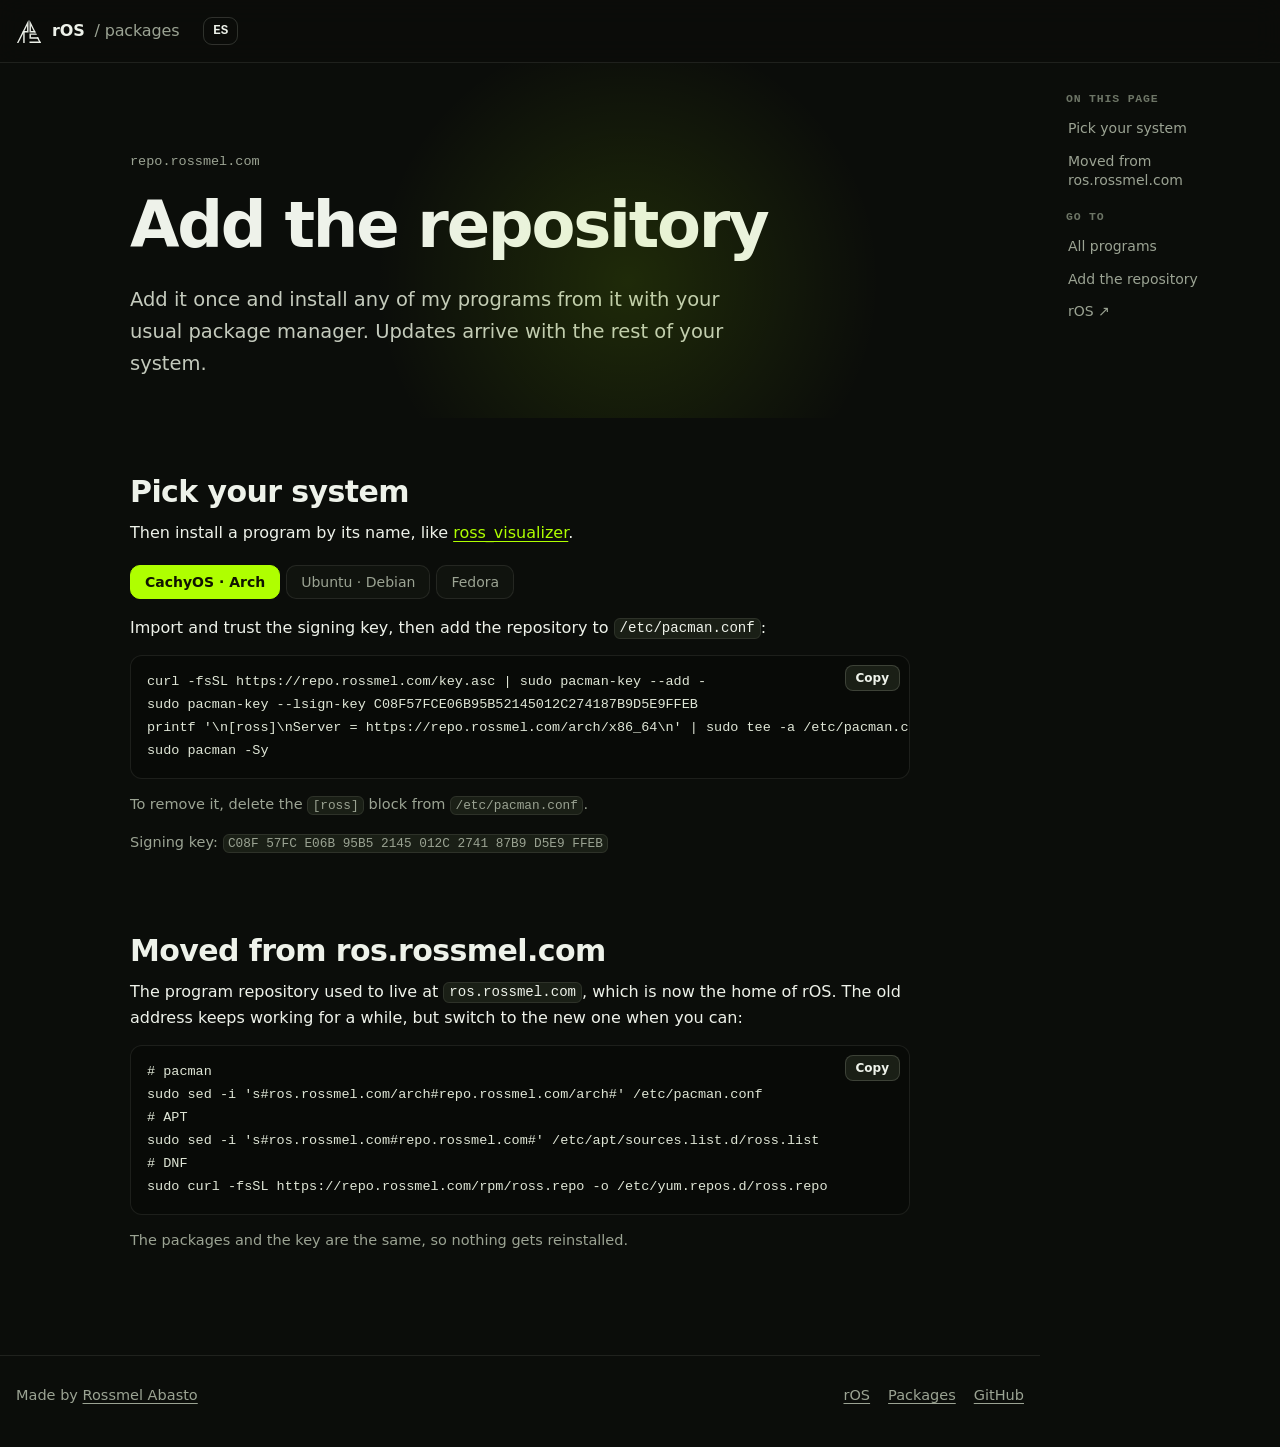
<file: site/repository/index.html>
<!doctype html>
<html lang="en" data-lang="en">
<head>
<meta charset="utf-8">
<meta name="viewport" content="width=device-width, initial-scale=1">
<script>(function(){var l;try{l=localStorage.getItem('lang')}catch(e){}if(l!=='en'&&l!=='es'){var n=(navigator.languages&&navigator.languages[0])||navigator.language||'en';l=/^es/i.test(n)?'es':'en'}document.documentElement.dataset.lang=l;document.documentElement.lang=l})();</script>
<title>Repository · rOS</title>
<meta name="title-en" content="Repository · rOS">
<meta name="title-es" content="Repositorio · rOS">
<meta name="description" content="How to add the signed repository of Rossmel's programs to pacman, APT or DNF.">
<meta name="theme-color" content="#0b0d0a">
<link rel="icon" href="../assets/ros-logo.svg" type="image/svg+xml">
<link rel="stylesheet" href="../assets/style.css">
</head>
<body>
<header class="site-header">
  <div class="wrap">
    <a class="brand" href="../"><img src="../assets/ros-logo-white.svg" alt=""><span>rOS</span><span class="sub">/ packages</span></a>
    <nav class="nav">
      <a href="../"><span lang="en">All programs</span><span lang="es">Todos los programas</span></a>
      <a href="../repository/"><span lang="en">Add the repository</span><span lang="es">Agregar el repositorio</span></a>
      <a href="https://ros.rossmel.com">rOS ↗</a>
    </nav>
    <button class="lang" type="button">ES</button>
  </div>
</header>

<main class="wrap narrow">
  <section class="hero" style="padding-bottom: 8px">
    <p class="eyebrow">repo.rossmel.com</p>
    <h1 lang="en">Add the repository</h1>
    <h1 lang="es">Agregar el repositorio</h1>
    <p class="lead" lang="en">Add it once and install any of my programs from it with your usual package manager. Updates arrive with the rest of your system.</p>
    <p class="lead" lang="es">Lo agregas una vez e instalas cualquiera de mis programas con tu gestor de paquetes de siempre. Las actualizaciones llegan con las del resto de tu sistema.</p>
  </section>

  <section id="ross">
    <h2 lang="en">Pick your system</h2>
    <h2 lang="es">Elige tu sistema</h2>
    <p lang="en">Then install a program by its name, like <a href="../ross-visualizer/">ross_visualizer</a>.</p>
    <p lang="es">Después instalas un programa por su nombre, como <a href="../ross-visualizer/">ross_visualizer</a>.</p>

    <div class="tabs" role="tablist" aria-label="Distribution">
      <button role="tab" type="button" aria-selected="true" aria-controls="r-arch" id="rb-arch" data-os="arch">CachyOS · Arch</button>
      <button role="tab" type="button" aria-selected="false" aria-controls="r-deb" id="rb-deb" data-os="deb">Ubuntu · Debian</button>
      <button role="tab" type="button" aria-selected="false" aria-controls="r-rpm" id="rb-rpm" data-os="rpm">Fedora</button>
    </div>

    <div class="panel" role="tabpanel" id="r-arch" aria-labelledby="rb-arch">
      <p lang="en">Import and trust the signing key, then add the repository to <code>/etc/pacman.conf</code>:</p>
      <p lang="es">Importa y confía en la clave de firma, y agrega el repositorio a <code>/etc/pacman.conf</code>:</p>
      <div class="code"><pre><code>curl -fsSL https://repo.rossmel.com/key.asc | sudo pacman-key --add -
sudo pacman-key --lsign-key C08F57FCE06B95B52145012C274187B9D5E9FFEB
printf '\n[ross]\nServer = https://repo.rossmel.com/arch/x86_64\n' | sudo tee -a /etc/pacman.conf
sudo pacman -Sy</code></pre></div>
      <p class="small" lang="en">To remove it, delete the <code>[ross]</code> block from <code>/etc/pacman.conf</code>.</p>
      <p class="small" lang="es">Para quitarlo, borra el bloque <code>[ross]</code> de <code>/etc/pacman.conf</code>.</p>
    </div>

    <div class="panel" role="tabpanel" id="r-deb" aria-labelledby="rb-deb" hidden>
      <p lang="en">Ubuntu 22.04 or newer, Debian 13, Linux Mint and Pop!_OS:</p>
      <p lang="es">Ubuntu 22.04 o más nueva, Debian 13, Linux Mint y Pop!_OS:</p>
      <div class="code"><pre><code>curl -fsSL https://repo.rossmel.com/key.asc | sudo gpg --dearmor -o /usr/share/keyrings/ross.gpg
echo "deb [arch=amd64 signed-by=/usr/share/keyrings/ross.gpg] https://repo.rossmel.com/apt stable main" | sudo tee /etc/apt/sources.list.d/ross.list
sudo apt update</code></pre></div>
      <p class="small" lang="en">To remove it: <code>sudo rm /etc/apt/sources.list.d/ross.list /usr/share/keyrings/ross.gpg</code></p>
      <p class="small" lang="es">Para quitarlo: <code>sudo rm /etc/apt/sources.list.d/ross.list /usr/share/keyrings/ross.gpg</code></p>
    </div>

    <div class="panel" role="tabpanel" id="r-rpm" aria-labelledby="rb-rpm" hidden>
      <div class="code"><pre><code>sudo curl -fsSL https://repo.rossmel.com/rpm/ross.repo -o /etc/yum.repos.d/ross.repo</code></pre></div>
      <p lang="en">The first time you install from it, dnf asks whether you trust the key. Check that the fingerprint matches the one below.</p>
      <p lang="es">La primera vez que instalas desde ahí, dnf pregunta si confías en la clave. Revisa que la huella coincida con la de abajo.</p>
      <p class="small" lang="en">To remove it: <code>sudo rm /etc/yum.repos.d/ross.repo</code></p>
      <p class="small" lang="es">Para quitarlo: <code>sudo rm /etc/yum.repos.d/ross.repo</code></p>
    </div>

    <p class="small"><span lang="en">Signing key</span><span lang="es">Clave de firma</span>: <code>C08F 57FC E06B 95B5 2145 012C 2741 87B9 D5E9 FFEB</code></p>
  </section>

  <section id="moved">
    <h2 lang="en">Moved from ros.rossmel.com</h2>
    <h2 lang="es">Si lo agregaste en ros.rossmel.com</h2>
    <p lang="en">The program repository used to live at <code>ros.rossmel.com</code>, which is now the home of rOS. The old address keeps working for a while, but switch to the new one when you can:</p>
    <p lang="es">El repositorio de programas antes vivía en <code>ros.rossmel.com</code>, que ahora es la página de rOS. La dirección vieja sigue funcionando un tiempo, pero cámbiala a la nueva cuando puedas:</p>
    <div class="code"><pre><code># pacman
sudo sed -i 's#ros.rossmel.com/arch#repo.rossmel.com/arch#' /etc/pacman.conf
# APT
sudo sed -i 's#ros.rossmel.com#repo.rossmel.com#' /etc/apt/sources.list.d/ross.list
# DNF
sudo curl -fsSL https://repo.rossmel.com/rpm/ross.repo -o /etc/yum.repos.d/ross.repo</code></pre></div>
    <p class="small" lang="en">The packages and the key are the same, so nothing gets reinstalled.</p>
    <p class="small" lang="es">Los paquetes y la clave son los mismos, así que no se reinstala nada.</p>
  </section>
</main>

<footer class="site-footer">
  <div class="wrap">
    <span lang="en">Made by <a href="https://portfolio.rossmel.com">Rossmel Abasto</a></span>
    <span lang="es">Hecho por <a href="https://portfolio.rossmel.com">Rossmel Abasto</a></span>
    <nav>
      <a href="https://ros.rossmel.com">rOS</a>
      <a href="../"><span lang="en">Packages</span><span lang="es">Paquetes</span></a>
      <a href="https://github.com/rossmelabasto/ross_packages">GitHub</a>
    </nav>
  </div>
</footer>
<script src="../assets/site.js"></script>
</body>
</html>
</file>
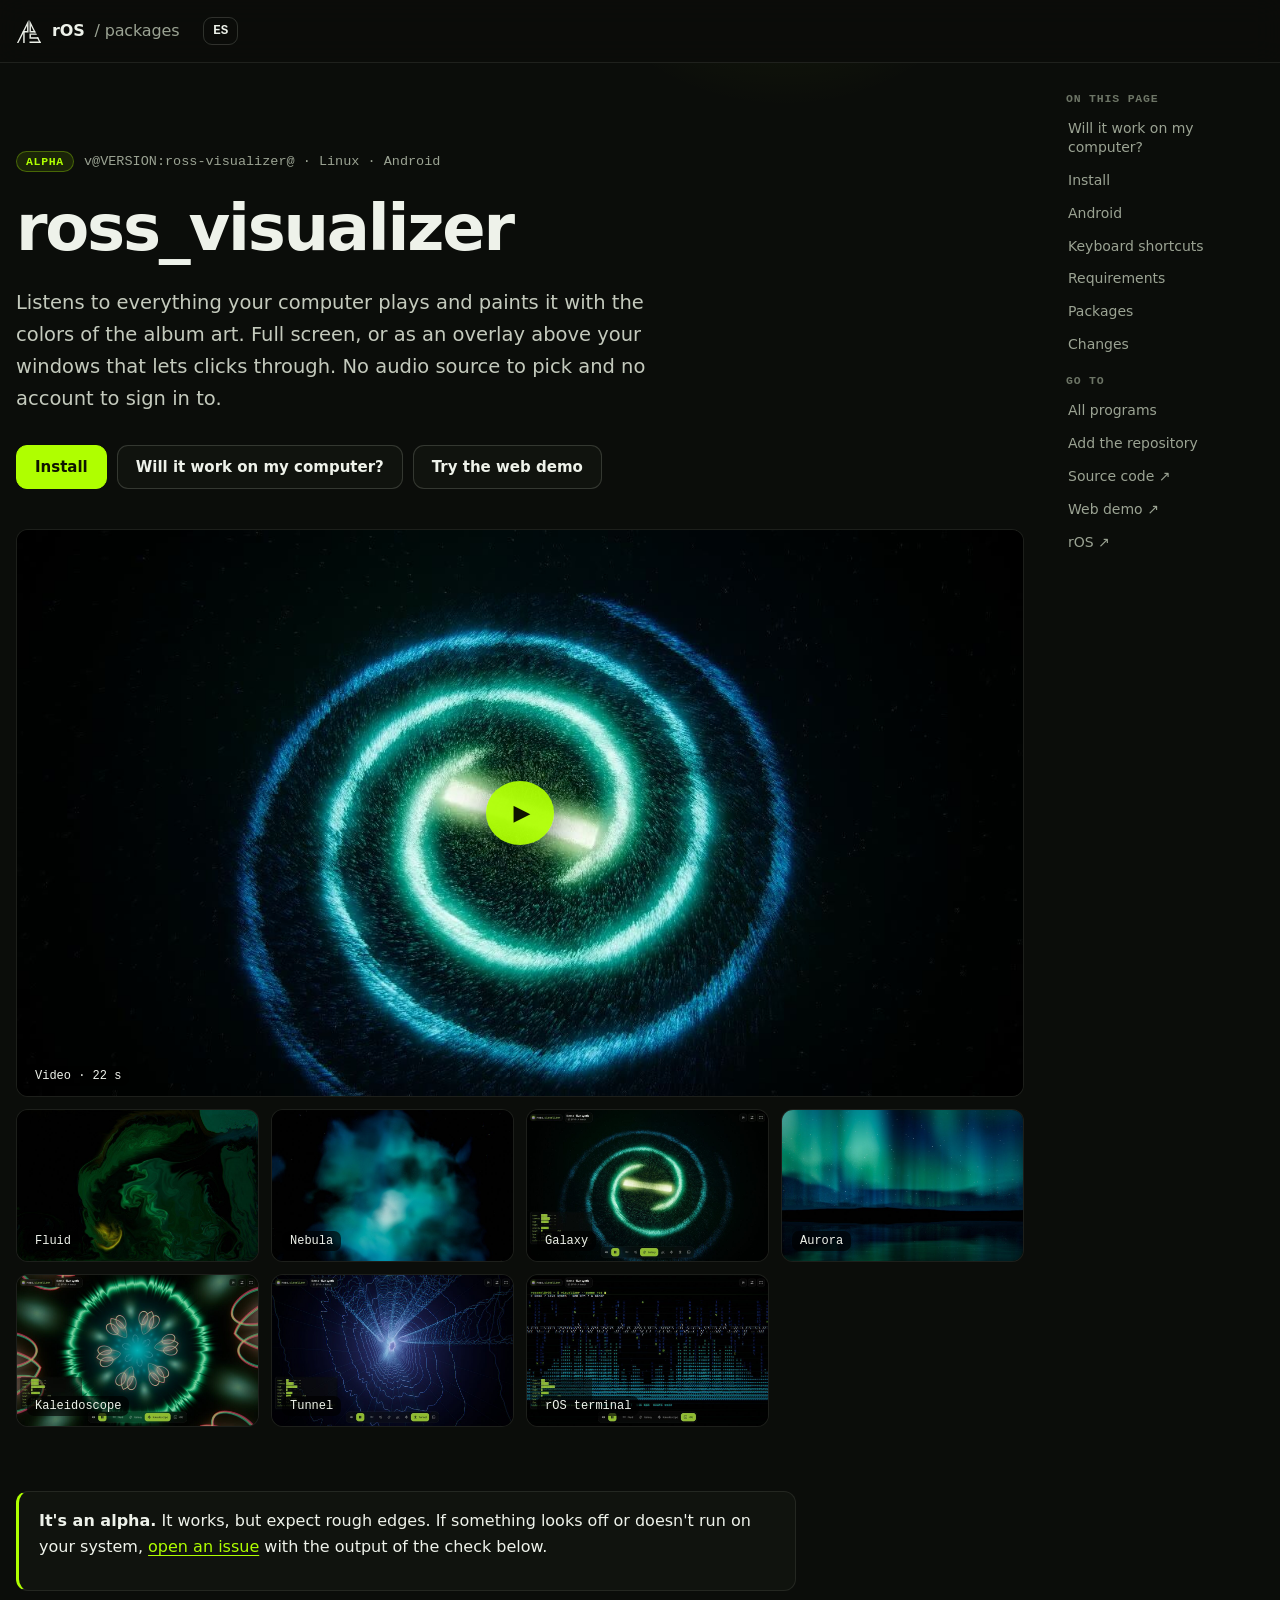
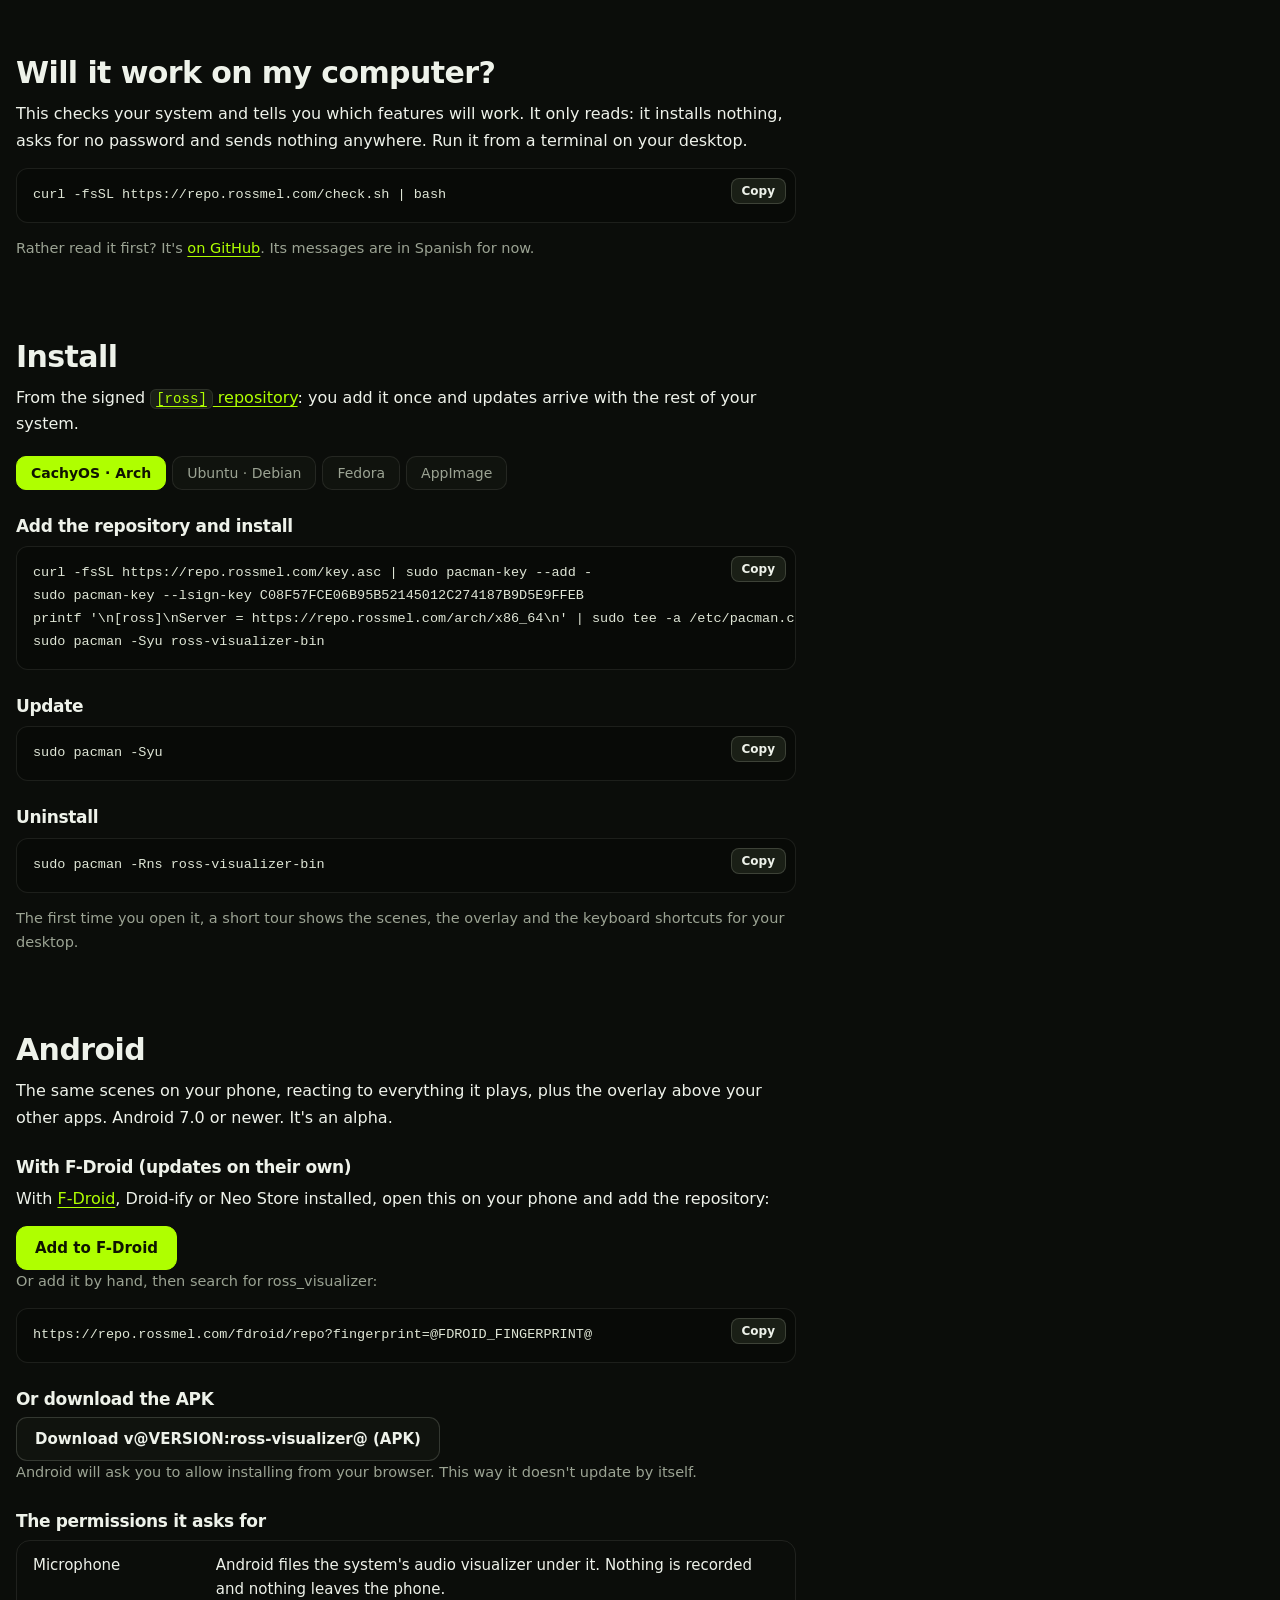
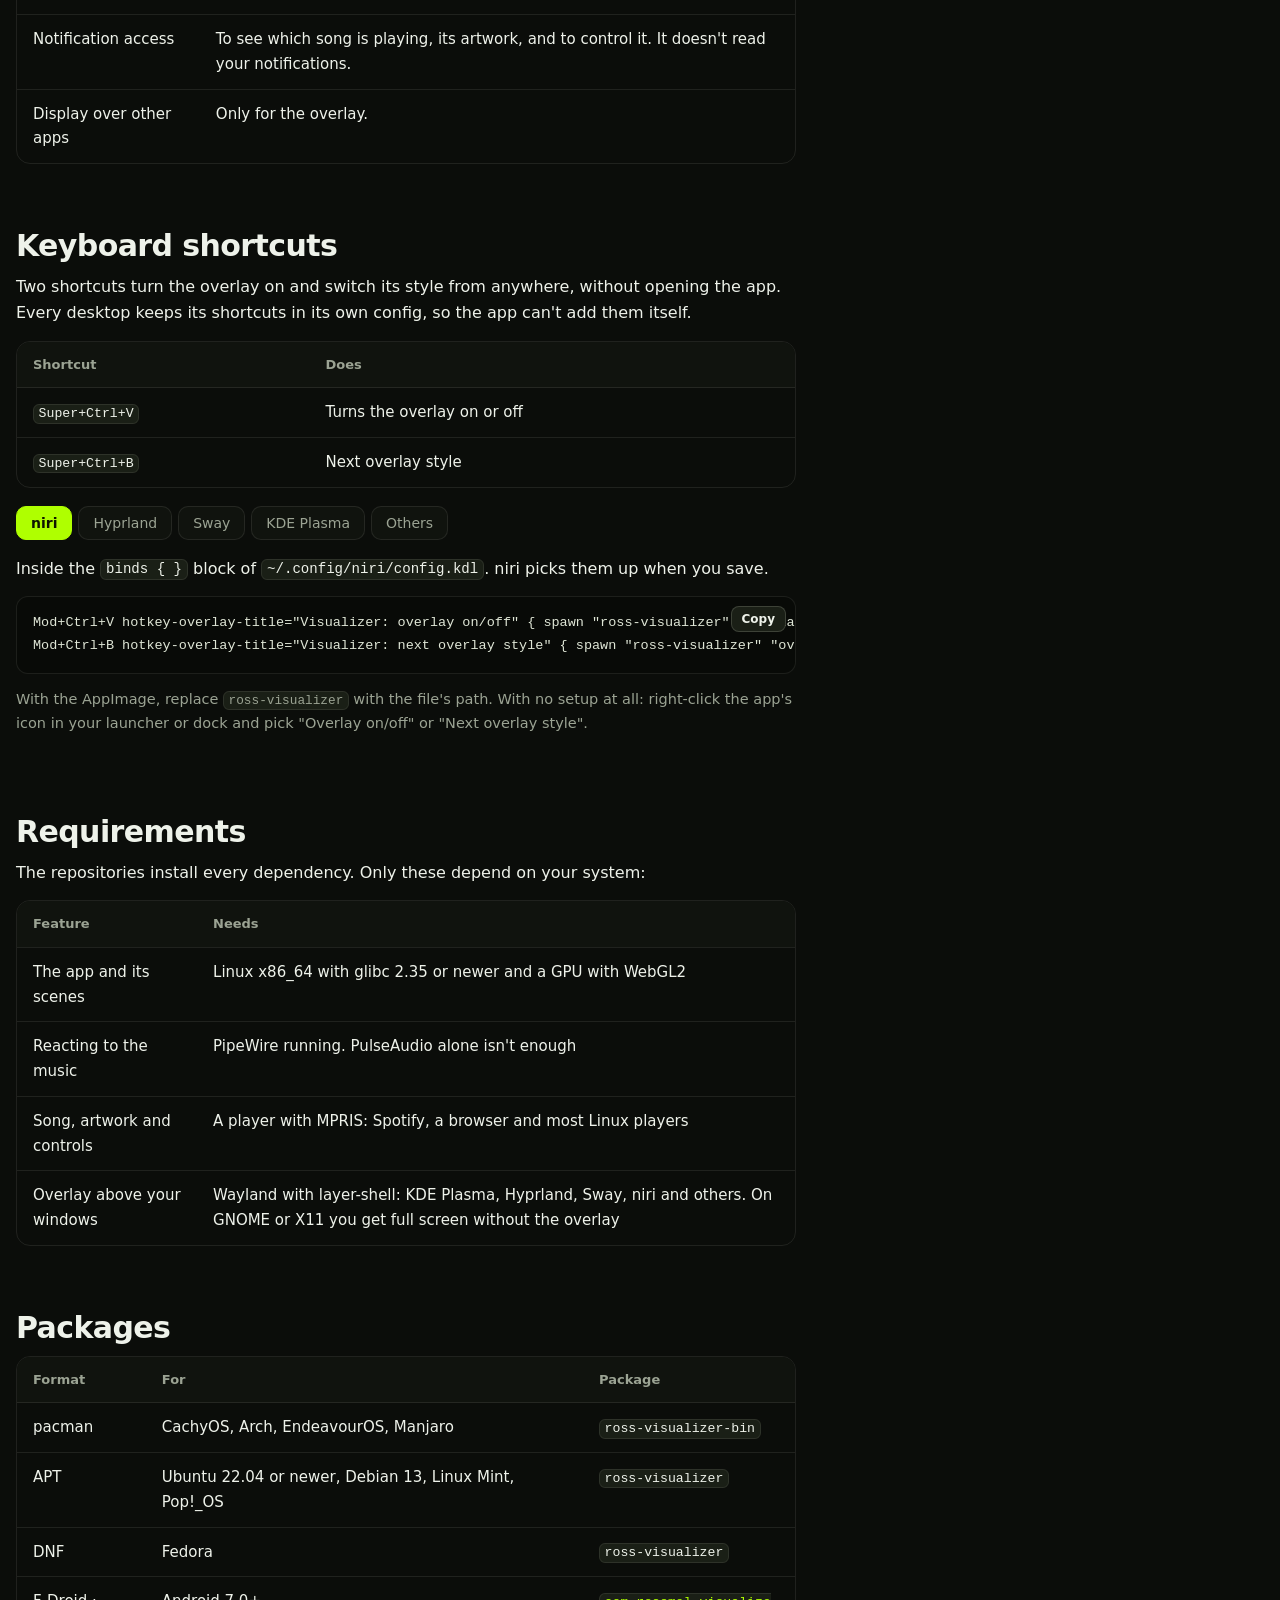
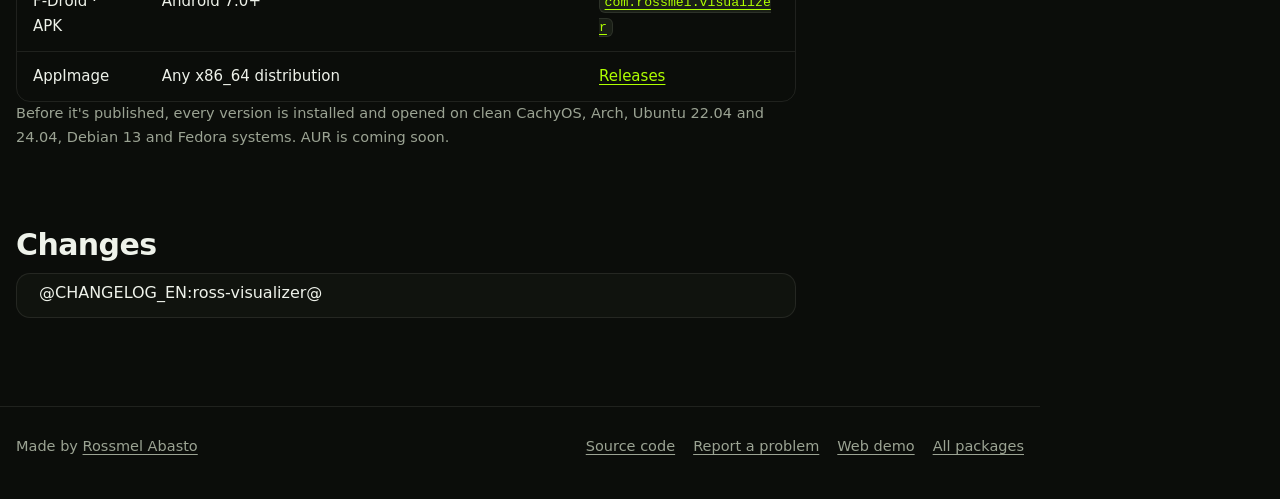
<file: site/ross-visualizer/index.html>
<!doctype html>
<html lang="en" data-lang="en">
<head>
<meta charset="utf-8">
<meta name="viewport" content="width=device-width, initial-scale=1">
<script>(function(){var l;try{l=localStorage.getItem('lang')}catch(e){}if(l!=='en'&&l!=='es'){var n=(navigator.languages&&navigator.languages[0])||navigator.language||'en';l=/^es/i.test(n)?'es':'en'}document.documentElement.dataset.lang=l;document.documentElement.lang=l})();</script>
<title>ross_visualizer · rOS packages</title>
<meta name="title-en" content="ross_visualizer · rOS packages">
<meta name="title-es" content="ross_visualizer · paquetes de rOS">
<meta name="description" content="A music visualizer for Linux that listens to everything your computer plays and paints it with the album art. Install it with pacman, APT, DNF or as an AppImage.">
<meta name="theme-color" content="#0b0d0a">
<link rel="icon" href="../assets/ross-visualizer.png">
<link rel="stylesheet" href="../assets/style.css">
</head>
<body>
<header class="site-header">
  <div class="wrap">
    <a class="brand" href="../"><img src="../assets/ros-logo-white.svg" alt=""><span>rOS</span><span class="sub">/ packages</span></a>
    <nav class="nav">
      <a href="../"><span lang="en">All programs</span><span lang="es">Todos los programas</span></a>
      <a href="../repository/"><span lang="en">Add the repository</span><span lang="es">Agregar el repositorio</span></a>
      <a href="https://github.com/rossmelabasto/ross_visualizer"><span lang="en">Source code ↗</span><span lang="es">Código ↗</span></a>
      <a href="https://visualizer.rossmel.com"><span lang="en">Web demo ↗</span><span lang="es">Demo web ↗</span></a>
      <a href="https://ros.rossmel.com">rOS ↗</a>
    </nav>
    <button class="lang" type="button">ES</button>
  </div>
</header>

<main>
  <section class="hero">
    <div class="wrap">
      <p class="eyebrow"><span class="pill"><span lang="en">alpha</span><span lang="es">alfa</span></span> v@VERSION:ross-visualizer@ · Linux · Android</p>
      <h1>ross_visualizer</h1>
      <p class="lead" lang="en">Listens to everything your computer plays and paints it with the colors of the album art. Full screen, or as an overlay above your windows that lets clicks through. No audio source to pick and no account to sign in to.</p>
      <p class="lead" lang="es">Escucha todo lo que suena en tu compu y lo pinta con los colores de la portada. En pantalla completa o como overlay encima de tus ventanas, que deja pasar los clics. Sin elegir fuente de audio y sin iniciar sesión.</p>
      <div class="actions">
        <a class="btn primary" href="#install"><span lang="en">Install</span><span lang="es">Instalar</span></a>
        <a class="btn" href="#check"><span lang="en">Will it work on my computer?</span><span lang="es">¿Va a funcionar en mi compu?</span></a>
        <a class="btn" href="https://visualizer.rossmel.com"><span lang="en">Try the web demo</span><span lang="es">Probar la demo web</span></a>
      </div>
      <div class="gallery">
        <a class="media wide" href="media/visualizer-poster.jpg" data-video="media/visualizer.mp4" title="The seven scenes, on the built-in demo synth"><img src="media/visualizer-poster.jpg" alt="The seven scenes of ross_visualizer" loading="lazy"><span class="caption"><span lang="en">Video · 22 s</span><span lang="es">Video · 22 s</span></span></a>
        <a class="media" href="media/fluid.jpg" title="Fluid"><img src="media/fluid.jpg" alt="Fluid scene" loading="lazy"><span class="caption"><span lang="en">Fluid</span><span lang="es">Fluido</span></span></a>
        <a class="media" href="media/nebula.jpg" title="Nebula"><img src="media/nebula.jpg" alt="Nebula scene" loading="lazy"><span class="caption"><span lang="en">Nebula</span><span lang="es">Nebulosa</span></span></a>
        <a class="media" href="media/galaxy.jpg" title="Galaxy"><img src="media/galaxy.jpg" alt="Galaxy scene" loading="lazy"><span class="caption"><span lang="en">Galaxy</span><span lang="es">Galaxia</span></span></a>
        <a class="media" href="media/aurora.jpg" title="Aurora"><img src="media/aurora.jpg" alt="Aurora scene" loading="lazy"><span class="caption"><span lang="en">Aurora</span><span lang="es">Aurora</span></span></a>
        <a class="media" href="media/kaleido.jpg" title="Kaleidoscope"><img src="media/kaleido.jpg" alt="Kaleidoscope scene" loading="lazy"><span class="caption"><span lang="en">Kaleidoscope</span><span lang="es">Caleidoscopio</span></span></a>
        <a class="media" href="media/tunnel.jpg" title="Tunnel"><img src="media/tunnel.jpg" alt="Tunnel scene" loading="lazy"><span class="caption"><span lang="en">Tunnel</span><span lang="es">Túnel</span></span></a>
        <a class="media" href="media/ascii.jpg" title="rOS terminal"><img src="media/ascii.jpg" alt="rOS terminal scene" loading="lazy"><span class="caption"><span lang="en">rOS terminal</span><span lang="es">Terminal rOS</span></span></a>
      </div>
    </div>
  </section>

  <div class="wrap"><div class="narrow">
    <section style="padding-top: 8px">
      <div class="callout">
        <p lang="en"><strong>It's an alpha.</strong> It works, but expect rough edges. If something looks off or doesn't run on your system, <a href="https://github.com/rossmelabasto/ross_visualizer/issues">open an issue</a> with the output of the check below.</p>
        <p lang="es"><strong>Es una alfa.</strong> Funciona, pero todavía puede tener detalles. Si algo se ve raro o no anda en tu sistema, <a href="https://github.com/rossmelabasto/ross_visualizer/issues">abre un issue</a> con la salida de la comprobación de abajo.</p>
      </div>
    </section>

    <section id="check">
      <h2 lang="en">Will it work on my computer?</h2>
      <h2 lang="es">¿Va a funcionar en mi compu?</h2>
      <p lang="en">This checks your system and tells you which features will work. It only reads: it installs nothing, asks for no password and sends nothing anywhere. Run it from a terminal on your desktop.</p>
      <p lang="es">Esto revisa tu sistema y te dice qué funciones van a andar. Solo lee: no instala nada, no pide contraseña y no envía datos a ningún lado. Córrelo desde una terminal de tu escritorio.</p>
      <div class="code"><pre><code>curl -fsSL https://repo.rossmel.com/check.sh | bash</code></pre></div>
      <p class="small" lang="en">Rather read it first? It's <a href="https://github.com/rossmelabasto/ross_visualizer/blob/main/scripts/check.sh">on GitHub</a>. Its messages are in Spanish for now.</p>
      <p class="small" lang="es">¿Prefieres leerlo antes? Está <a href="https://github.com/rossmelabasto/ross_visualizer/blob/main/scripts/check.sh">en GitHub</a>.</p>
    </section>

    <section id="install">
      <h2 lang="en">Install</h2>
      <h2 lang="es">Instalar</h2>
      <p lang="en">From the signed <a href="../repository/"><code>[ross]</code> repository</a>: you add it once and updates arrive with the rest of your system.</p>
      <p lang="es">Desde el <a href="../repository/">repositorio firmado <code>[ross]</code></a>: lo agregas una vez y las actualizaciones llegan con las del resto de tu sistema.</p>

      <div class="tabs" role="tablist" aria-label="Distribution">
        <button role="tab" type="button" aria-selected="true" aria-controls="t-arch" id="b-arch" data-os="arch">CachyOS · Arch</button>
        <button role="tab" type="button" aria-selected="false" aria-controls="t-deb" id="b-deb" data-os="deb">Ubuntu · Debian</button>
        <button role="tab" type="button" aria-selected="false" aria-controls="t-rpm" id="b-rpm" data-os="rpm">Fedora</button>
        <button role="tab" type="button" aria-selected="false" aria-controls="t-app" id="b-app">AppImage</button>
      </div>

      <div class="panel" role="tabpanel" id="t-arch" aria-labelledby="b-arch">
        <h3 lang="en">Add the repository and install</h3>
        <h3 lang="es">Agregar el repositorio e instalar</h3>
        <div class="code"><pre><code>curl -fsSL https://repo.rossmel.com/key.asc | sudo pacman-key --add -
sudo pacman-key --lsign-key C08F57FCE06B95B52145012C274187B9D5E9FFEB
printf '\n[ross]\nServer = https://repo.rossmel.com/arch/x86_64\n' | sudo tee -a /etc/pacman.conf
sudo pacman -Syu ross-visualizer-bin</code></pre></div>
        <h3 lang="en">Update</h3><h3 lang="es">Actualizar</h3>
        <div class="code"><pre><code>sudo pacman -Syu</code></pre></div>
        <h3 lang="en">Uninstall</h3><h3 lang="es">Desinstalar</h3>
        <div class="code"><pre><code>sudo pacman -Rns ross-visualizer-bin</code></pre></div>
      </div>

      <div class="panel" role="tabpanel" id="t-deb" aria-labelledby="b-deb" hidden>
        <h3 lang="en">Add the repository and install</h3>
        <h3 lang="es">Agregar el repositorio e instalar</h3>
        <div class="code"><pre><code>curl -fsSL https://repo.rossmel.com/key.asc | sudo gpg --dearmor -o /usr/share/keyrings/ross.gpg
echo "deb [arch=amd64 signed-by=/usr/share/keyrings/ross.gpg] https://repo.rossmel.com/apt stable main" | sudo tee /etc/apt/sources.list.d/ross.list
sudo apt update
sudo apt install ross-visualizer</code></pre></div>
        <h3 lang="en">Update</h3><h3 lang="es">Actualizar</h3>
        <div class="code"><pre><code>sudo apt update &amp;&amp; sudo apt upgrade</code></pre></div>
        <h3 lang="en">Uninstall</h3><h3 lang="es">Desinstalar</h3>
        <div class="code"><pre><code>sudo apt remove ross-visualizer</code></pre></div>
      </div>

      <div class="panel" role="tabpanel" id="t-rpm" aria-labelledby="b-rpm" hidden>
        <h3 lang="en">Add the repository and install</h3>
        <h3 lang="es">Agregar el repositorio e instalar</h3>
        <div class="code"><pre><code>sudo curl -fsSL https://repo.rossmel.com/rpm/ross.repo -o /etc/yum.repos.d/ross.repo
sudo dnf install ross-visualizer</code></pre></div>
        <p class="small" lang="en">dnf asks whether you trust the key the first time. Its fingerprint is <code>C08F 57FC E06B 95B5 2145 012C 2741 87B9 D5E9 FFEB</code>.</p>
        <p class="small" lang="es">La primera vez dnf pregunta si confías en la clave. Su huella es <code>C08F 57FC E06B 95B5 2145 012C 2741 87B9 D5E9 FFEB</code>.</p>
        <h3 lang="en">Update</h3><h3 lang="es">Actualizar</h3>
        <div class="code"><pre><code>sudo dnf upgrade</code></pre></div>
        <h3 lang="en">Uninstall</h3><h3 lang="es">Desinstalar</h3>
        <div class="code"><pre><code>sudo dnf remove ross-visualizer</code></pre></div>
      </div>

      <div class="panel" role="tabpanel" id="t-app" aria-labelledby="b-app" hidden>
        <p lang="en">Download the AppImage of <a href="https://github.com/rossmelabasto/ross_visualizer/releases/tag/v@VERSION:ross-visualizer@">version @VERSION:ross-visualizer@</a>, make it executable and run it. It works on any distribution, but it doesn't update itself and your system still needs <code>pipewire</code> and <code>playerctl</code>.</p>
        <p lang="es">Descarga el AppImage de la <a href="https://github.com/rossmelabasto/ross_visualizer/releases/tag/v@VERSION:ross-visualizer@">versión @VERSION:ross-visualizer@</a>, hazlo ejecutable y ábrelo. Sirve para cualquier distribución, pero no se actualiza solo y tu sistema igual necesita <code>pipewire</code> y <code>playerctl</code>.</p>
        <div class="code"><pre><code>chmod +x ross_visualizer_@VERSION:ross-visualizer@_amd64.AppImage
./ross_visualizer_@VERSION:ross-visualizer@_amd64.AppImage</code></pre></div>
      </div>
      <p class="small" lang="en">The first time you open it, a short tour shows the scenes, the overlay and the keyboard shortcuts for your desktop.</p>
      <p class="small" lang="es">La primera vez que la abres, un tutorial corto te muestra las escenas, el overlay y los atajos de teclado para tu escritorio.</p>
    </section>

    <section id="android">
      <h2>Android</h2>
      <p lang="en">The same scenes on your phone, reacting to everything it plays, plus the overlay above your other apps. Android 7.0 or newer. It's an alpha.</p>
      <p lang="es">Las mismas escenas en tu celular, reaccionando a todo lo que suena, más el overlay encima de tus otras apps. Android 7.0 o más nuevo. Es una alfa.</p>
<!--fdroid-->
      <h3 lang="en">With F-Droid (updates on their own)</h3>
      <h3 lang="es">Con F-Droid (se actualiza sola)</h3>
      <p lang="en">With <a href="https://f-droid.org">F-Droid</a>, Droid-ify or Neo Store installed, open this on your phone and add the repository:</p>
      <p lang="es">Con <a href="https://f-droid.org">F-Droid</a>, Droid-ify o Neo Store instalado, abre esto en tu celular y agrega el repositorio:</p>
      <div class="actions"><a class="btn primary" href="fdroidrepos://repo.rossmel.com/fdroid/repo?fingerprint=@FDROID_FINGERPRINT@"><span lang="en">Add to F-Droid</span><span lang="es">Agregar a F-Droid</span></a></div>
      <p class="small" lang="en">Or add it by hand, then search for ross_visualizer:</p>
      <p class="small" lang="es">O agrégalo a mano y busca ross_visualizer:</p>
      <div class="code"><pre><code>https://repo.rossmel.com/fdroid/repo?fingerprint=@FDROID_FINGERPRINT@</code></pre></div>
<!--/fdroid-->
      <h3 lang="en">Or download the APK</h3>
      <h3 lang="es">O descarga el APK</h3>
      <div class="actions"><a class="btn" href="../download/ross-visualizer.apk"><span lang="en">Download v@VERSION:ross-visualizer@ (APK)</span><span lang="es">Descargar v@VERSION:ross-visualizer@ (APK)</span></a></div>
      <p class="small" lang="en">Android will ask you to allow installing from your browser. This way it doesn't update by itself.</p>
      <p class="small" lang="es">Android te pedirá permitir la instalación desde tu navegador. Así no se actualiza sola.</p>
      <h3 lang="en">The permissions it asks for</h3>
      <h3 lang="es">Los permisos que pide</h3>
      <div class="table">
        <table>
          <tbody>
            <tr><td><span lang="en">Microphone</span><span lang="es">Micrófono</span></td><td><span lang="en">Android files the system's audio visualizer under it. Nothing is recorded and nothing leaves the phone.</span><span lang="es">Android clasifica ahí al visualizador de audio del sistema. No se graba nada y nada sale del teléfono.</span></td></tr>
            <tr><td><span lang="en">Notification access</span><span lang="es">Acceso a notificaciones</span></td><td><span lang="en">To see which song is playing, its artwork, and to control it. It doesn't read your notifications.</span><span lang="es">Para ver qué canción suena, su portada y controlarla. No lee tus notificaciones.</span></td></tr>
            <tr><td><span lang="en">Display over other apps</span><span lang="es">Mostrar sobre otras apps</span></td><td><span lang="en">Only for the overlay.</span><span lang="es">Solo para el overlay.</span></td></tr>
          </tbody>
        </table>
      </div>
    </section>

    <section id="shortcuts">
      <h2 lang="en">Keyboard shortcuts</h2>
      <h2 lang="es">Atajos de teclado</h2>
      <p lang="en">Two shortcuts turn the overlay on and switch its style from anywhere, without opening the app. Every desktop keeps its shortcuts in its own config, so the app can't add them itself.</p>
      <p lang="es">Con dos atajos prendes el overlay y cambias de estilo desde cualquier lado, sin abrir la app. Cada escritorio guarda sus atajos en su propia configuración, así que la app no puede agregarlos sola.</p>
      <div class="table">
        <table>
          <thead><tr><th lang="en">Shortcut</th><th lang="es">Atajo</th><th lang="en">Does</th><th lang="es">Qué hace</th></tr></thead>
          <tbody>
            <tr><td><code>Super+Ctrl+V</code></td><td><span lang="en">Turns the overlay on or off</span><span lang="es">Prende o apaga el overlay</span></td></tr>
            <tr><td><code>Super+Ctrl+B</code></td><td><span lang="en">Next overlay style</span><span lang="es">Siguiente estilo de overlay</span></td></tr>
          </tbody>
        </table>
      </div>

      <div class="tabs" role="tablist" aria-label="Desktop">
        <button role="tab" type="button" aria-selected="true" aria-controls="k-niri" id="kb-niri">niri</button>
        <button role="tab" type="button" aria-selected="false" aria-controls="k-hypr" id="kb-hypr">Hyprland</button>
        <button role="tab" type="button" aria-selected="false" aria-controls="k-sway" id="kb-sway">Sway</button>
        <button role="tab" type="button" aria-selected="false" aria-controls="k-kde" id="kb-kde">KDE Plasma</button>
        <button role="tab" type="button" aria-selected="false" aria-controls="k-other" id="kb-other"><span lang="en">Others</span><span lang="es">Otros</span></button>
      </div>

      <div class="panel" role="tabpanel" id="k-niri" aria-labelledby="kb-niri">
        <p lang="en">Inside the <code>binds { }</code> block of <code>~/.config/niri/config.kdl</code>. niri picks them up when you save.</p>
        <p lang="es">Dentro del bloque <code>binds { }</code> de <code>~/.config/niri/config.kdl</code>. niri las toma al guardar.</p>
        <div class="code"><pre><code>Mod+Ctrl+V hotkey-overlay-title="Visualizer: overlay on/off" { spawn "ross-visualizer" "overlay" "toggle"; }
Mod+Ctrl+B hotkey-overlay-title="Visualizer: next overlay style" { spawn "ross-visualizer" "overlay" "next"; }</code></pre></div>
      </div>
      <div class="panel" role="tabpanel" id="k-hypr" aria-labelledby="kb-hypr" hidden>
        <p lang="en">In <code>~/.config/hypr/hyprland.conf</code>. Hyprland picks them up when you save.</p>
        <p lang="es">En <code>~/.config/hypr/hyprland.conf</code>. Hyprland las toma al guardar.</p>
        <div class="code"><pre><code>bind = SUPER CTRL, V, exec, ross-visualizer overlay toggle
bind = SUPER CTRL, B, exec, ross-visualizer overlay next</code></pre></div>
      </div>
      <div class="panel" role="tabpanel" id="k-sway" aria-labelledby="kb-sway" hidden>
        <p lang="en">In <code>~/.config/sway/config</code>, then run <code>swaymsg reload</code>.</p>
        <p lang="es">En <code>~/.config/sway/config</code>, y luego corre <code>swaymsg reload</code>.</p>
        <div class="code"><pre><code>bindsym Mod4+Ctrl+v exec ross-visualizer overlay toggle
bindsym Mod4+Ctrl+b exec ross-visualizer overlay next</code></pre></div>
      </div>
      <div class="panel" role="tabpanel" id="k-kde" aria-labelledby="kb-kde" hidden>
        <ol class="steps" lang="en">
          <li>Open System Settings → Keyboard → Shortcuts.</li>
          <li>Add New → Command or Script. Paste the first command and give it <code>Meta+Ctrl+V</code>.</li>
          <li>Do the same with the second command and <code>Meta+Ctrl+B</code>.</li>
        </ol>
        <ol class="steps" lang="es">
          <li>Abre Preferencias del sistema → Teclado → Atajos.</li>
          <li>Añadir nuevo → Comando o script. Pega el primer comando y asígnale <code>Meta+Ctrl+V</code>.</li>
          <li>Repite con el segundo comando y <code>Meta+Ctrl+B</code>.</li>
        </ol>
        <div class="code"><pre><code>ross-visualizer overlay toggle
ross-visualizer overlay next</code></pre></div>
      </div>
      <div class="panel" role="tabpanel" id="k-other" aria-labelledby="kb-other" hidden>
        <p lang="en">In your desktop's settings, give each command a shortcut. GNOME and X11 have no overlay, so you don't need them there.</p>
        <p lang="es">En la configuración de tu escritorio, asigna un atajo a cada comando. En GNOME y en X11 no hay overlay, así que no hacen falta.</p>
        <div class="code"><pre><code>ross-visualizer overlay toggle
ross-visualizer overlay next</code></pre></div>
      </div>
      <p class="small" lang="en">With the AppImage, replace <code>ross-visualizer</code> with the file's path. With no setup at all: right-click the app's icon in your launcher or dock and pick "Overlay on/off" or "Next overlay style".</p>
      <p class="small" lang="es">Con el AppImage, cambia <code>ross-visualizer</code> por la ruta del archivo. Sin configurar nada: clic derecho en el ícono de la app en tu lanzador o dock y elige "Overlay sí/no" o "Siguiente estilo de overlay".</p>
    </section>

    <section id="requirements">
      <h2 lang="en">Requirements</h2>
      <h2 lang="es">Requisitos</h2>
      <p lang="en">The repositories install every dependency. Only these depend on your system:</p>
      <p lang="es">Los repositorios instalan todas las dependencias. Solo esto depende de tu sistema:</p>
      <div class="table">
        <table>
          <thead><tr><th lang="en">Feature</th><th lang="es">Función</th><th lang="en">Needs</th><th lang="es">Qué necesita</th></tr></thead>
          <tbody>
            <tr><td><span lang="en">The app and its scenes</span><span lang="es">La app y las escenas</span></td><td><span lang="en">Linux x86_64 with glibc 2.35 or newer and a GPU with WebGL2</span><span lang="es">Linux x86_64 con glibc 2.35 o más nueva y una GPU con WebGL2</span></td></tr>
            <tr><td><span lang="en">Reacting to the music</span><span lang="es">Reaccionar a la música</span></td><td><span lang="en">PipeWire running. PulseAudio alone isn't enough</span><span lang="es">PipeWire corriendo. PulseAudio solo no alcanza</span></td></tr>
            <tr><td><span lang="en">Song, artwork and controls</span><span lang="es">Canción, portada y controles</span></td><td><span lang="en">A player with MPRIS: Spotify, a browser and most Linux players</span><span lang="es">Un reproductor con MPRIS: Spotify, un navegador y casi todos los de Linux</span></td></tr>
            <tr><td><span lang="en">Overlay above your windows</span><span lang="es">Overlay sobre las ventanas</span></td><td><span lang="en">Wayland with layer-shell: KDE Plasma, Hyprland, Sway, niri and others. On GNOME or X11 you get full screen without the overlay</span><span lang="es">Wayland con layer-shell: KDE Plasma, Hyprland, Sway, niri y otros. En GNOME o X11 tienes la pantalla completa, sin overlay</span></td></tr>
          </tbody>
        </table>
      </div>
    </section>

    <section id="packages">
      <h2 lang="en">Packages</h2>
      <h2 lang="es">Paquetes</h2>
      <div class="table">
        <table>
          <thead><tr><th lang="en">Format</th><th lang="es">Formato</th><th lang="en">For</th><th lang="es">Para</th><th lang="en">Package</th><th lang="es">Paquete</th></tr></thead>
          <tbody>
            <tr><td>pacman</td><td>CachyOS, Arch, EndeavourOS, Manjaro</td><td><code>ross-visualizer-bin</code></td></tr>
            <tr><td>APT</td><td><span lang="en">Ubuntu 22.04 or newer</span><span lang="es">Ubuntu 22.04 o más nueva</span>, Debian 13, Linux Mint, Pop!_OS</td><td><code>ross-visualizer</code></td></tr>
            <tr><td>DNF</td><td>Fedora</td><td><code>ross-visualizer</code></td></tr>
            <tr><td>F-Droid · APK</td><td>Android 7.0+</td><td><a href="#android"><code>com.rossmel.visualizer</code></a></td></tr>
            <tr><td>AppImage</td><td><span lang="en">Any x86_64 distribution</span><span lang="es">Cualquier distribución x86_64</span></td><td><a href="https://github.com/rossmelabasto/ross_visualizer/releases"><span lang="en">Releases</span><span lang="es">Versiones</span></a></td></tr>
          </tbody>
        </table>
      </div>
      <p class="small" lang="en">Before it's published, every version is installed and opened on clean CachyOS, Arch, Ubuntu 22.04 and 24.04, Debian 13 and Fedora systems. AUR is coming soon.</p>
      <p class="small" lang="es">Antes de publicarse, cada versión se instala y se abre en sistemas limpios de CachyOS, Arch, Ubuntu 22.04 y 24.04, Debian 13 y Fedora. AUR llega pronto.</p>
    </section>

    <section id="changes">
      <h2 lang="en">Changes</h2>
      <h2 lang="es">Cambios</h2>
      <div class="changelog" lang="en">
@CHANGELOG_EN:ross-visualizer@
      </div>
      <div class="changelog" lang="es">
@CHANGELOG_ES:ross-visualizer@
      </div>
    </section>
  </div></div>
</main>

<footer class="site-footer">
  <div class="wrap">
    <span lang="en">Made by <a href="https://portfolio.rossmel.com">Rossmel Abasto</a></span>
    <span lang="es">Hecho por <a href="https://portfolio.rossmel.com">Rossmel Abasto</a></span>
    <nav>
      <a href="https://github.com/rossmelabasto/ross_visualizer"><span lang="en">Source code</span><span lang="es">Código</span></a>
      <a href="https://github.com/rossmelabasto/ross_visualizer/issues"><span lang="en">Report a problem</span><span lang="es">Reportar un problema</span></a>
      <a href="https://visualizer.rossmel.com"><span lang="en">Web demo</span><span lang="es">Demo web</span></a>
      <a href="../"><span lang="en">All packages</span><span lang="es">Todos los paquetes</span></a>
    </nav>
  </div>
</footer>
<script src="../assets/site.js"></script>
</body>
</html>
</file>
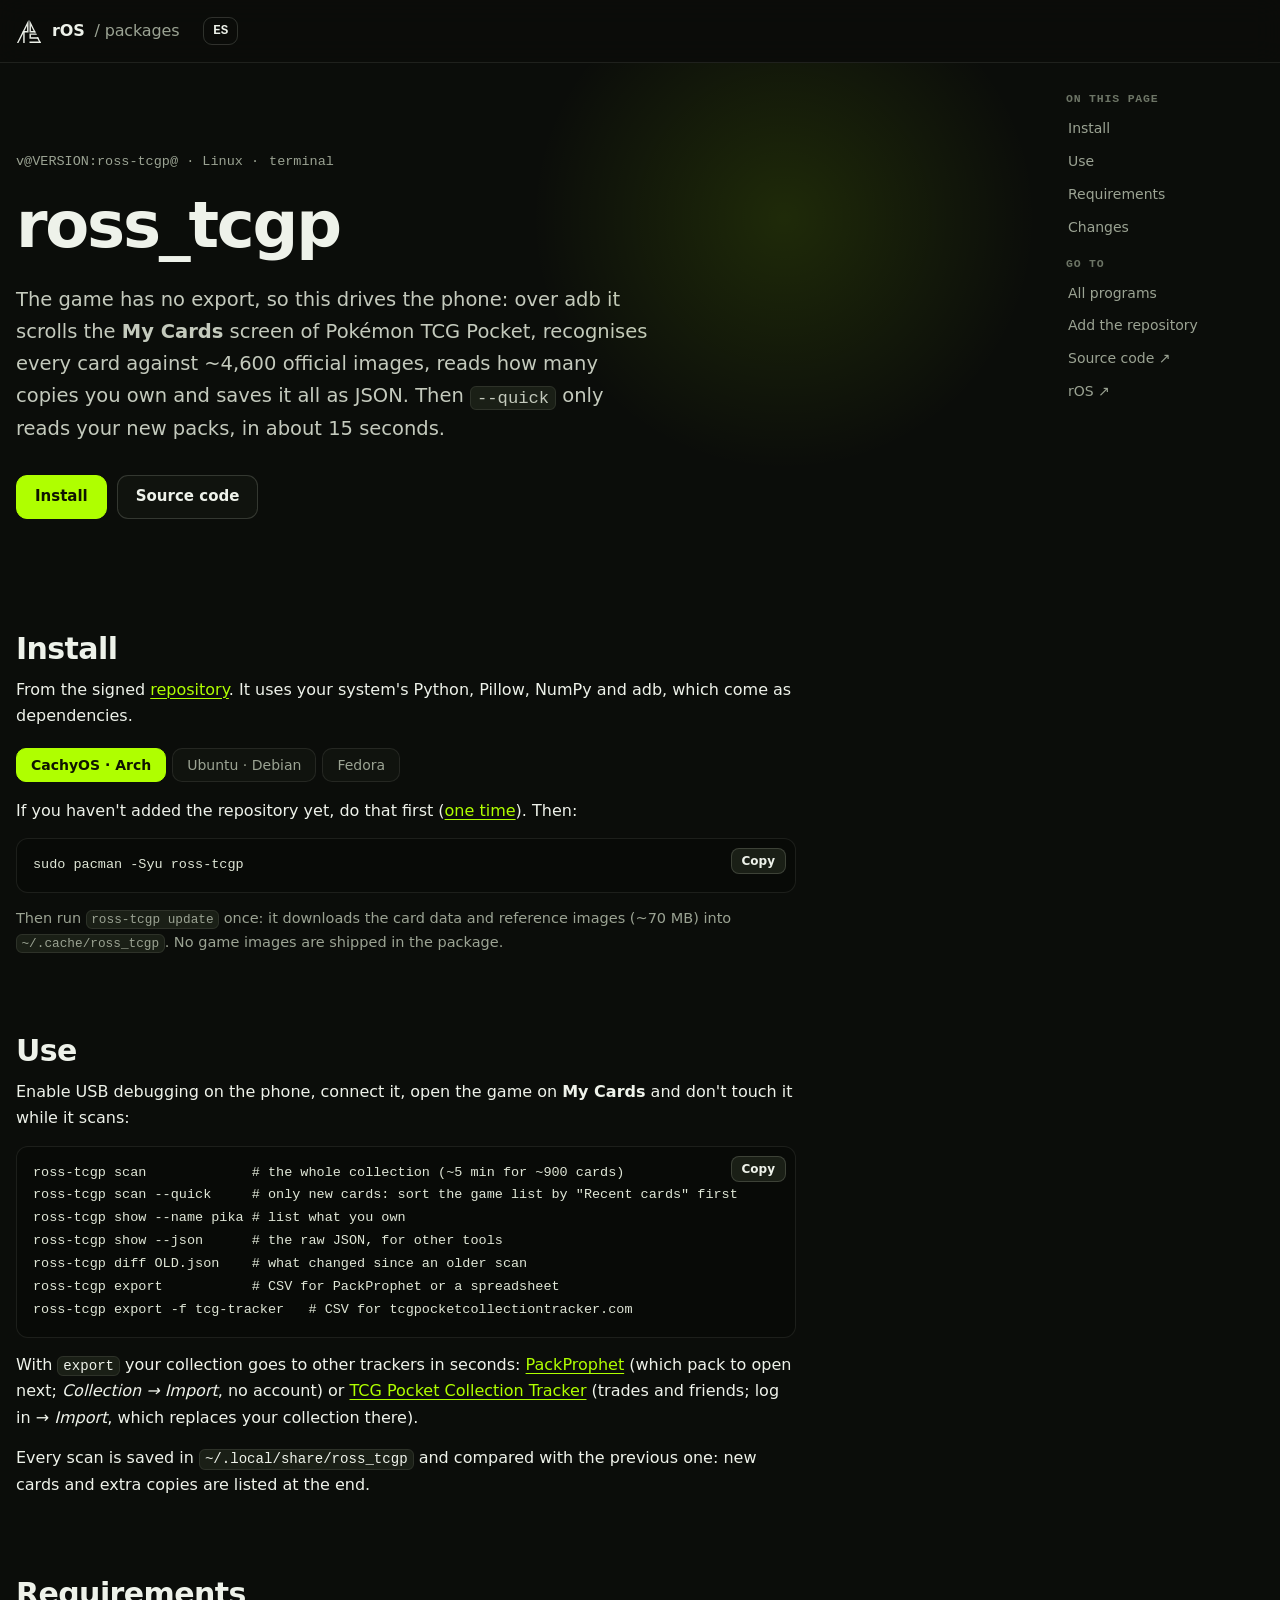
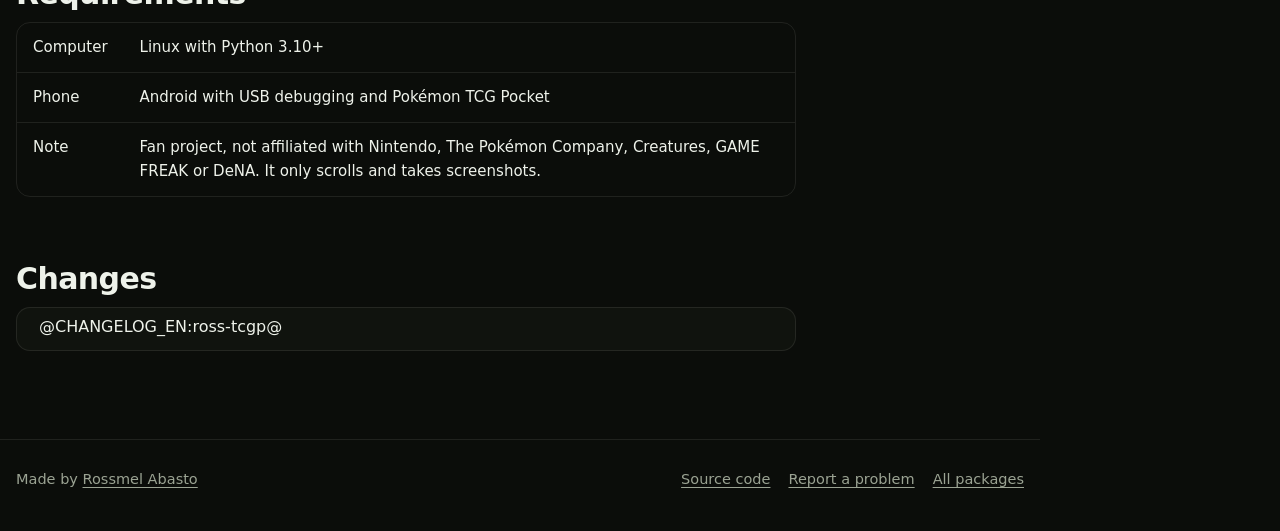
<file: site/tcgp/index.html>
<!doctype html>
<html lang="en" data-lang="en">
<head>
<meta charset="utf-8">
<meta name="viewport" content="width=device-width, initial-scale=1">
<script>(function(){var l;try{l=localStorage.getItem('lang')}catch(e){}if(l!=='en'&&l!=='es'){var n=(navigator.languages&&navigator.languages[0])||navigator.language||'en';l=/^es/i.test(n)?'es':'en'}document.documentElement.dataset.lang=l;document.documentElement.lang=l})();</script>
<title>ross_tcgp · rOS packages</title>
<meta name="title-en" content="ross_tcgp · rOS packages">
<meta name="title-es" content="ross_tcgp · paquetes de rOS">
<meta name="description" content="Read your Pokémon TCG Pocket collection from an Android phone over adb and save it as JSON. Install it with pacman, APT or DNF.">
<meta name="theme-color" content="#0b0d0a">
<link rel="icon" href="../assets/ros-logo.svg" type="image/svg+xml">
<link rel="stylesheet" href="../assets/style.css">
</head>
<body>
<header class="site-header">
  <div class="wrap">
    <a class="brand" href="../"><img src="../assets/ros-logo-white.svg" alt=""><span>rOS</span><span class="sub">/ packages</span></a>
    <nav class="nav">
      <a href="../"><span lang="en">All programs</span><span lang="es">Todos los programas</span></a>
      <a href="../repository/"><span lang="en">Add the repository</span><span lang="es">Agregar el repositorio</span></a>
      <a href="https://github.com/rossmelabasto/ross_tcgp"><span lang="en">Source code ↗</span><span lang="es">Código ↗</span></a>
      <a href="https://ros.rossmel.com">rOS ↗</a>
    </nav>
    <button class="lang" type="button">ES</button>
  </div>
</header>

<main>
  <section class="hero">
    <div class="wrap">
      <p class="eyebrow">v@VERSION:ross-tcgp@ · Linux · <span lang="en">terminal</span><span lang="es">terminal</span></p>
      <h1>ross_tcgp</h1>
      <p class="lead" lang="en">The game has no export, so this drives the phone: over adb it scrolls the <b>My Cards</b> screen of Pokémon TCG Pocket, recognises every card against ~4,600 official images, reads how many copies you own and saves it all as JSON. Then <code>--quick</code> only reads your new packs, in about 15 seconds.</p>
      <p class="lead" lang="es">El juego no tiene exportación, así que esto maneja el teléfono: por adb recorre la pantalla <b>My Cards</b> de Pokémon TCG Pocket, reconoce cada carta contra ~4.600 imágenes oficiales, lee cuántas copias tienes y lo guarda todo en JSON. Después, <code>--quick</code> lee solo tus sobres nuevos, en unos 15 segundos.</p>
      <div class="actions">
        <a class="btn primary" href="#install"><span lang="en">Install</span><span lang="es">Instalar</span></a>
        <a class="btn" href="https://github.com/rossmelabasto/ross_tcgp"><span lang="en">Source code</span><span lang="es">Código</span></a>
      </div>
    </div>
  </section>

  <div class="wrap"><div class="narrow">
    <section id="install">
      <h2 lang="en">Install</h2>
      <h2 lang="es">Instalar</h2>
      <p lang="en">From the signed <a href="../repository/">repository</a>. It uses your system's Python, Pillow, NumPy and adb, which come as dependencies.</p>
      <p lang="es">Desde el <a href="../repository/">repositorio firmado</a>. Usa el Python, Pillow, NumPy y adb de tu sistema, que llegan como dependencias.</p>

      <div class="tabs" role="tablist" aria-label="Distribution">
        <button role="tab" type="button" aria-selected="true" aria-controls="t-arch" id="b-arch" data-os="arch">CachyOS · Arch</button>
        <button role="tab" type="button" aria-selected="false" aria-controls="t-deb" id="b-deb" data-os="deb">Ubuntu · Debian</button>
        <button role="tab" type="button" aria-selected="false" aria-controls="t-rpm" id="b-rpm" data-os="rpm">Fedora</button>
      </div>
      <div class="panel" role="tabpanel" id="t-arch" aria-labelledby="b-arch">
        <p lang="en">If you haven't added the repository yet, do that first (<a href="../repository/">one time</a>). Then:</p>
        <p lang="es">Si todavía no agregaste el repositorio, hazlo primero (<a href="../repository/">una sola vez</a>). Luego:</p>
        <div class="code"><pre><code>sudo pacman -Syu ross-tcgp</code></pre></div>
      </div>
      <div class="panel" role="tabpanel" id="t-deb" aria-labelledby="b-deb" hidden>
        <p lang="en">If you haven't added the repository yet, do that first (<a href="../repository/">one time</a>). Then:</p>
        <p lang="es">Si todavía no agregaste el repositorio, hazlo primero (<a href="../repository/">una sola vez</a>). Luego:</p>
        <div class="code"><pre><code>sudo apt update &amp;&amp; sudo apt install ross-tcgp</code></pre></div>
      </div>
      <div class="panel" role="tabpanel" id="t-rpm" aria-labelledby="b-rpm" hidden>
        <p lang="en">If you haven't added the repository yet, do that first (<a href="../repository/">one time</a>). Then:</p>
        <p lang="es">Si todavía no agregaste el repositorio, hazlo primero (<a href="../repository/">una sola vez</a>). Luego:</p>
        <div class="code"><pre><code>sudo dnf install ross-tcgp</code></pre></div>
      </div>
      <p class="small" lang="en">Then run <code>ross-tcgp update</code> once: it downloads the card data and reference images (~70 MB) into <code>~/.cache/ross_tcgp</code>. No game images are shipped in the package.</p>
      <p class="small" lang="es">Luego corre <code>ross-tcgp update</code> una vez: descarga los datos de las cartas y las imágenes de referencia (~70 MB) a <code>~/.cache/ross_tcgp</code>. El paquete no trae ninguna imagen del juego.</p>
    </section>

    <section id="use">
      <h2 lang="en">Use</h2>
      <h2 lang="es">Uso</h2>
      <p lang="en">Enable USB debugging on the phone, connect it, open the game on <b>My Cards</b> and don't touch it while it scans:</p>
      <p lang="es">Activa la depuración USB en el teléfono, conéctalo, abre el juego en <b>My Cards</b> y no lo toques mientras escanea:</p>
      <div class="code"><pre><code>ross-tcgp scan             # the whole collection (~5 min for ~900 cards)
ross-tcgp scan --quick     # only new cards: sort the game list by "Recent cards" first
ross-tcgp show --name pika # list what you own
ross-tcgp show --json      # the raw JSON, for other tools
ross-tcgp diff OLD.json    # what changed since an older scan
ross-tcgp export           # CSV for PackProphet or a spreadsheet
ross-tcgp export -f tcg-tracker   # CSV for tcgpocketcollectiontracker.com</code></pre></div>
      <p lang="en">With <code>export</code> your collection goes to other trackers in seconds: <a href="https://packprophet.spibane.com">PackProphet</a> (which pack to open next; <i>Collection → Import</i>, no account) or <a href="https://tcgpocketcollectiontracker.com">TCG Pocket Collection Tracker</a> (trades and friends; log in → <i>Import</i>, which replaces your collection there).</p>
      <p lang="es">Con <code>export</code> tu colección pasa a otros trackers en segundos: <a href="https://packprophet.spibane.com">PackProphet</a> (qué sobre abrir; <i>Collection → Import</i>, sin cuenta) o <a href="https://tcgpocketcollectiontracker.com">TCG Pocket Collection Tracker</a> (intercambios y amigos; inicia sesión → <i>Import</i>, que reemplaza tu colección allá).</p>
      <p lang="en">Every scan is saved in <code>~/.local/share/ross_tcgp</code> and compared with the previous one: new cards and extra copies are listed at the end.</p>
      <p lang="es">Cada escaneo se guarda en <code>~/.local/share/ross_tcgp</code> y se compara con el anterior: al final lista las cartas nuevas y las copias extra. Sus mensajes están en inglés.</p>
    </section>

    <section id="requirements">
      <h2 lang="en">Requirements</h2>
      <h2 lang="es">Requisitos</h2>
      <div class="table">
        <table>
          <tbody>
            <tr><td lang="en">Computer</td><td lang="es">Computadora</td><td><span lang="en">Linux with Python 3.10+</span><span lang="es">Linux con Python 3.10+</span></td></tr>
            <tr><td lang="en">Phone</td><td lang="es">Teléfono</td><td><span lang="en">Android with USB debugging and Pokémon TCG Pocket</span><span lang="es">Android con depuración USB y Pokémon TCG Pocket</span></td></tr>
            <tr><td lang="en">Note</td><td lang="es">Nota</td><td><span lang="en">Fan project, not affiliated with Nintendo, The Pokémon Company, Creatures, GAME FREAK or DeNA. It only scrolls and takes screenshots.</span><span lang="es">Proyecto de fans, sin relación con Nintendo, The Pokémon Company, Creatures, GAME FREAK ni DeNA. Solo hace scroll y capturas.</span></td></tr>
          </tbody>
        </table>
      </div>
    </section>

    <section id="changes">
      <h2 lang="en">Changes</h2>
      <h2 lang="es">Cambios</h2>
      <div class="changelog" lang="en">
@CHANGELOG_EN:ross-tcgp@
      </div>
      <div class="changelog" lang="es">
@CHANGELOG_ES:ross-tcgp@
      </div>
    </section>
  </div></div>
</main>

<footer class="site-footer">
  <div class="wrap">
    <span lang="en">Made by <a href="https://portfolio.rossmel.com">Rossmel Abasto</a></span>
    <span lang="es">Hecho por <a href="https://portfolio.rossmel.com">Rossmel Abasto</a></span>
    <nav>
      <a href="https://github.com/rossmelabasto/ross_tcgp"><span lang="en">Source code</span><span lang="es">Código</span></a>
      <a href="https://github.com/rossmelabasto/ross_tcgp/issues"><span lang="en">Report a problem</span><span lang="es">Reportar un problema</span></a>
      <a href="../"><span lang="en">All packages</span><span lang="es">Todos los paquetes</span></a>
    </nav>
  </div>
</footer>
<script src="../assets/site.js"></script>
</body>
</html>
</file>
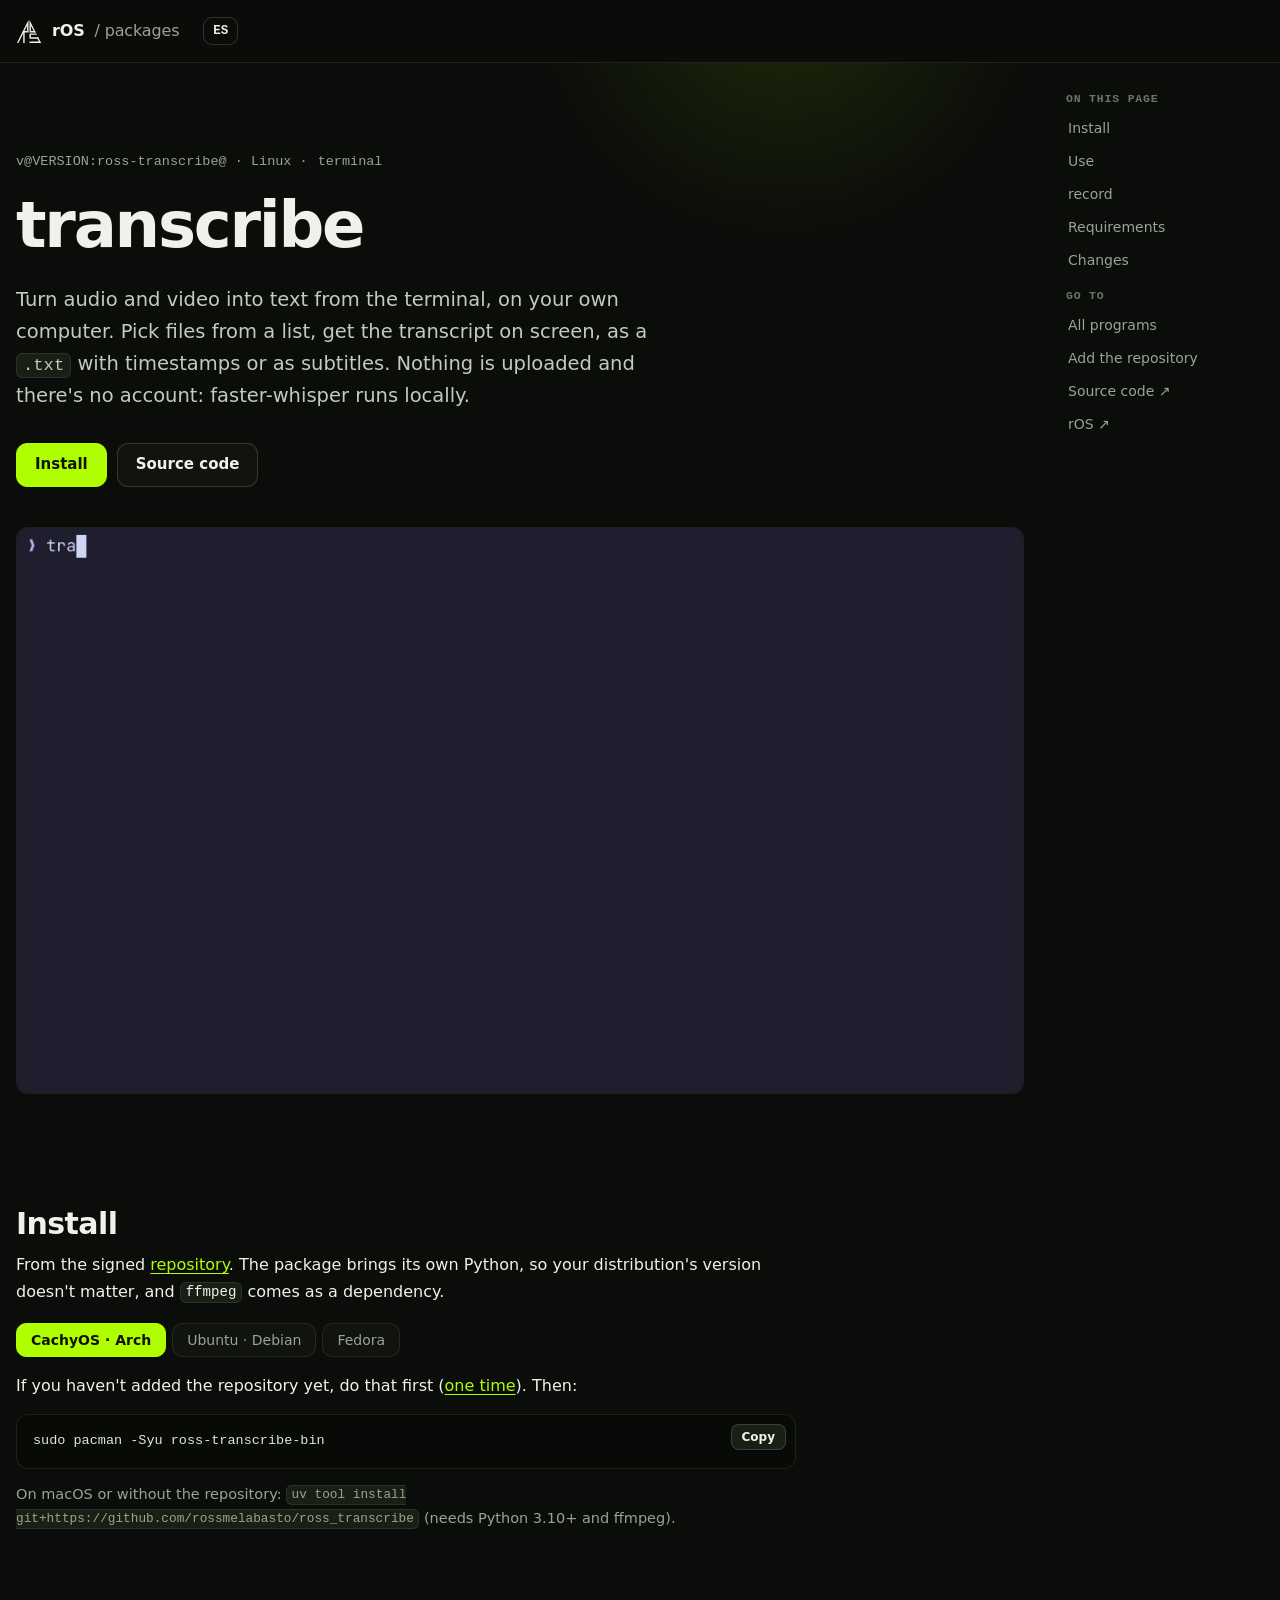
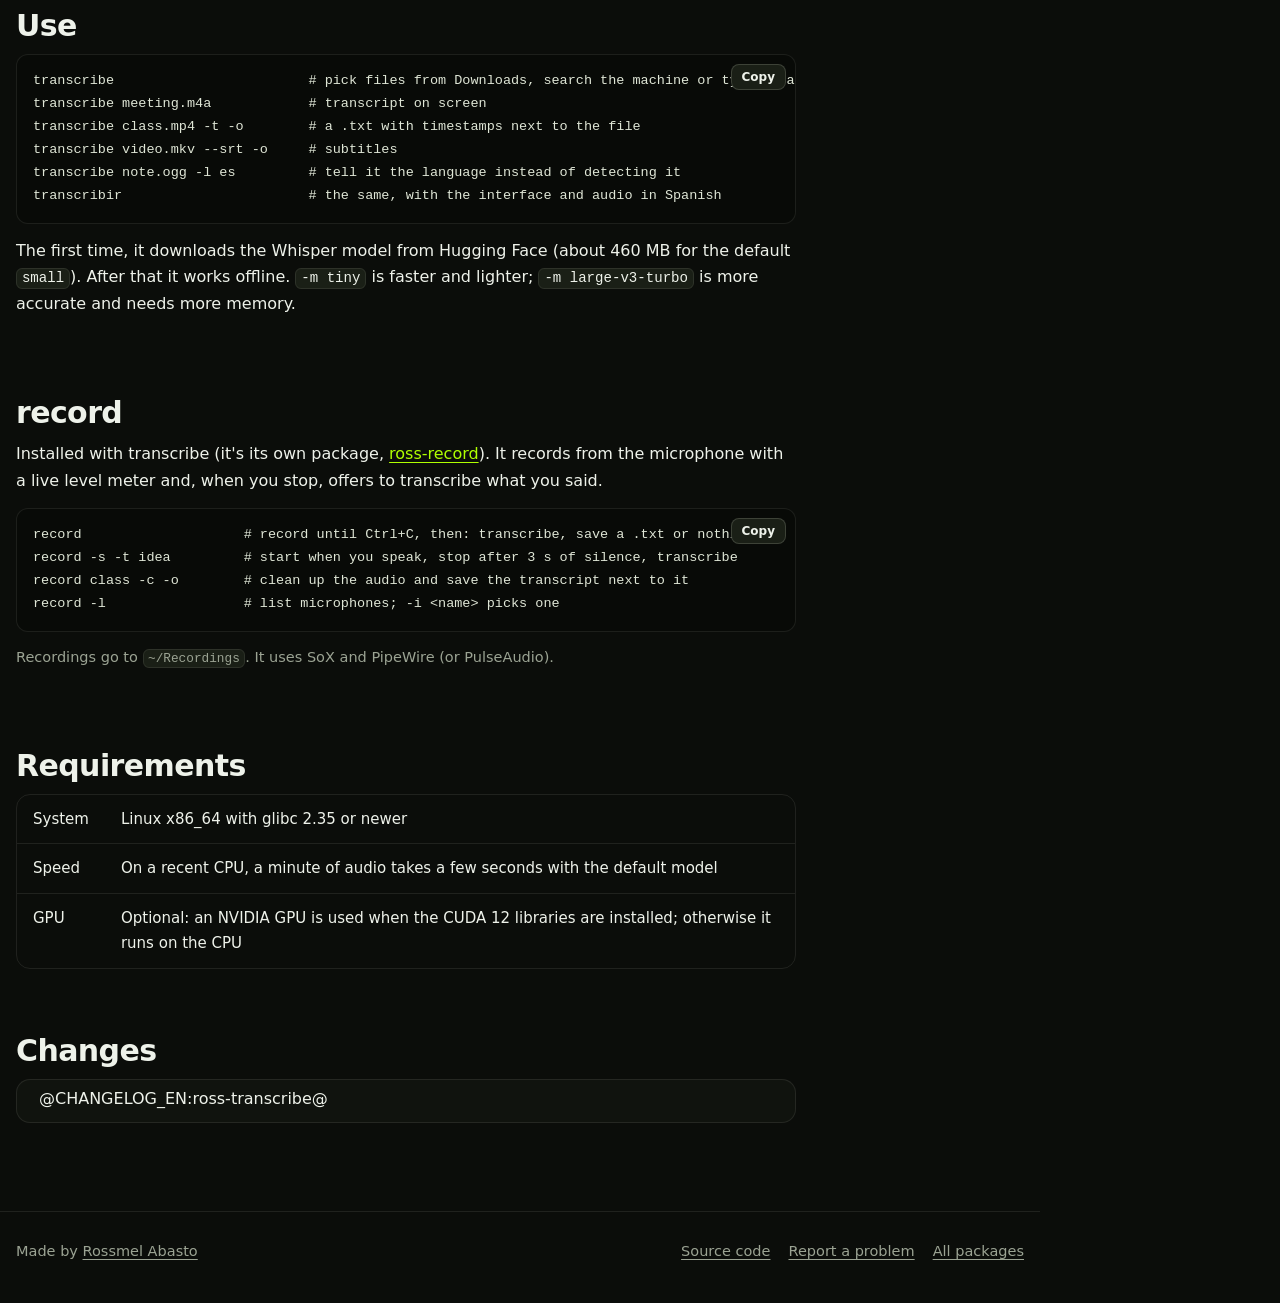
<file: site/transcribe/index.html>
<!doctype html>
<html lang="en" data-lang="en">
<head>
<meta charset="utf-8">
<meta name="viewport" content="width=device-width, initial-scale=1">
<script>(function(){var l;try{l=localStorage.getItem('lang')}catch(e){}if(l!=='en'&&l!=='es'){var n=(navigator.languages&&navigator.languages[0])||navigator.language||'en';l=/^es/i.test(n)?'es':'en'}document.documentElement.dataset.lang=l;document.documentElement.lang=l})();</script>
<title>transcribe · rOS packages</title>
<meta name="title-en" content="transcribe · rOS packages">
<meta name="title-es" content="transcribe · paquetes de rOS">
<meta name="description" content="Local, offline transcription from the terminal, with record to capture from the microphone. Install it with pacman, APT or DNF.">
<meta name="theme-color" content="#0b0d0a">
<link rel="icon" href="../assets/ros-logo.svg" type="image/svg+xml">
<link rel="stylesheet" href="../assets/style.css">
</head>
<body>
<header class="site-header">
  <div class="wrap">
    <a class="brand" href="../"><img src="../assets/ros-logo-white.svg" alt=""><span>rOS</span><span class="sub">/ packages</span></a>
    <nav class="nav">
      <a href="../"><span lang="en">All programs</span><span lang="es">Todos los programas</span></a>
      <a href="../repository/"><span lang="en">Add the repository</span><span lang="es">Agregar el repositorio</span></a>
      <a href="https://github.com/rossmelabasto/ross_transcribe"><span lang="en">Source code ↗</span><span lang="es">Código ↗</span></a>
      <a href="https://ros.rossmel.com">rOS ↗</a>
    </nav>
    <button class="lang" type="button">ES</button>
  </div>
</header>

<main>
  <section class="hero">
    <div class="wrap">
      <p class="eyebrow">v@VERSION:ross-transcribe@ · Linux · <span lang="en">terminal</span><span lang="es">terminal</span></p>
      <h1>transcribe</h1>
      <p class="lead" lang="en">Turn audio and video into text from the terminal, on your own computer. Pick files from a list, get the transcript on screen, as a <code>.txt</code> with timestamps or as subtitles. Nothing is uploaded and there's no account: faster-whisper runs locally.</p>
      <p class="lead" lang="es">Convierte audio y video en texto desde la terminal, en tu propia compu. Eliges los archivos de una lista y obtienes la transcripción en pantalla, en un <code>.txt</code> con tiempos o como subtítulos. No se sube nada y no hay cuenta: faster-whisper corre en tu máquina.</p>
      <div class="actions">
        <a class="btn primary" href="#install"><span lang="en">Install</span><span lang="es">Instalar</span></a>
        <a class="btn" href="https://github.com/rossmelabasto/ross_transcribe"><span lang="en">Source code</span><span lang="es">Código</span></a>
      </div>
      <div class="gallery">
        <a class="media wide" lang="en" href="demo.gif" title="Picking a file and getting its transcript"><img src="demo.gif" alt="transcribe picking a file and printing its transcript" loading="lazy"></a>
        <a class="media wide" lang="es" href="demo-es.gif" title="Elegir un archivo y obtener su transcripción"><img src="demo-es.gif" alt="transcribe eligiendo un archivo y mostrando su transcripción" loading="lazy"></a>
      </div>
    </div>
  </section>

  <div class="wrap"><div class="narrow">
    <section id="install">
      <h2 lang="en">Install</h2>
      <h2 lang="es">Instalar</h2>
      <p lang="en">From the signed <a href="../repository/">repository</a>. The package brings its own Python, so your distribution's version doesn't matter, and <code>ffmpeg</code> comes as a dependency.</p>
      <p lang="es">Desde el <a href="../repository/">repositorio firmado</a>. El paquete trae su propio Python, así que la versión de tu distribución no importa, y <code>ffmpeg</code> llega como dependencia.</p>

      <div class="tabs" role="tablist" aria-label="Distribution">
        <button role="tab" type="button" aria-selected="true" aria-controls="t-arch" id="b-arch" data-os="arch">CachyOS · Arch</button>
        <button role="tab" type="button" aria-selected="false" aria-controls="t-deb" id="b-deb" data-os="deb">Ubuntu · Debian</button>
        <button role="tab" type="button" aria-selected="false" aria-controls="t-rpm" id="b-rpm" data-os="rpm">Fedora</button>
      </div>
      <div class="panel" role="tabpanel" id="t-arch" aria-labelledby="b-arch">
        <p lang="en">If you haven't added the repository yet, do that first (<a href="../repository/">one time</a>). Then:</p>
        <p lang="es">Si todavía no agregaste el repositorio, hazlo primero (<a href="../repository/">una sola vez</a>). Luego:</p>
        <div class="code"><pre><code>sudo pacman -Syu ross-transcribe-bin</code></pre></div>
      </div>
      <div class="panel" role="tabpanel" id="t-deb" aria-labelledby="b-deb" hidden>
        <p lang="en">If you haven't added the repository yet, do that first (<a href="../repository/">one time</a>). Then:</p>
        <p lang="es">Si todavía no agregaste el repositorio, hazlo primero (<a href="../repository/">una sola vez</a>). Luego:</p>
        <div class="code"><pre><code>sudo apt update &amp;&amp; sudo apt install ross-transcribe</code></pre></div>
      </div>
      <div class="panel" role="tabpanel" id="t-rpm" aria-labelledby="b-rpm" hidden>
        <p lang="en">If you haven't added the repository yet, do that first (<a href="../repository/">one time</a>). Then:</p>
        <p lang="es">Si todavía no agregaste el repositorio, hazlo primero (<a href="../repository/">una sola vez</a>). Luego:</p>
        <div class="code"><pre><code>sudo dnf install ross-transcribe</code></pre></div>
      </div>
      <p class="small" lang="en">On macOS or without the repository: <code>uv tool install git+https://github.com/rossmelabasto/ross_transcribe</code> (needs Python 3.10+ and ffmpeg).</p>
      <p class="small" lang="es">En macOS o sin el repositorio: <code>uv tool install git+https://github.com/rossmelabasto/ross_transcribe</code> (necesita Python 3.10+ y ffmpeg).</p>
    </section>

    <section id="use">
      <h2 lang="en">Use</h2>
      <h2 lang="es">Uso</h2>
      <div class="code"><pre><code>transcribe                        # pick files from Downloads, search the machine or type a path
transcribe meeting.m4a            # transcript on screen
transcribe class.mp4 -t -o        # a .txt with timestamps next to the file
transcribe video.mkv --srt -o     # subtitles
transcribe note.ogg -l es         # tell it the language instead of detecting it
transcribir                       # the same, with the interface and audio in Spanish</code></pre></div>
      <p lang="en">The first time, it downloads the Whisper model from Hugging Face (about 460 MB for the default <code>small</code>). After that it works offline. <code>-m tiny</code> is faster and lighter; <code>-m large-v3-turbo</code> is more accurate and needs more memory.</p>
      <p lang="es">La primera vez descarga el modelo de Whisper desde Hugging Face (unos 460 MB el <code>small</code>, que viene por defecto). Después funciona sin internet. <code>-m tiny</code> es más rápido y liviano; <code>-m large-v3-turbo</code> es más preciso y necesita más memoria.</p>
    </section>

    <section id="record">
      <h2>record</h2>
      <p lang="en">Installed with transcribe (it's its own package, <a href="../record/">ross-record</a>). It records from the microphone with a live level meter and, when you stop, offers to transcribe what you said.</p>
      <p lang="es">Se instala junto con transcribe (es su propio paquete, <a href="../record/">ross-record</a>). Graba del micrófono con un medidor de nivel en vivo y, cuando paras, te ofrece transcribir lo que dijiste.</p>
      <div class="code"><pre><code>record                    # record until Ctrl+C, then: transcribe, save a .txt or nothing
record -s -t idea         # start when you speak, stop after 3 s of silence, transcribe
record class -c -o        # clean up the audio and save the transcript next to it
record -l                 # list microphones; -i &lt;name&gt; picks one</code></pre></div>
      <p class="small" lang="en">Recordings go to <code>~/Recordings</code>. It uses SoX and PipeWire (or PulseAudio).</p>
      <p class="small" lang="es">Las grabaciones van a <code>~/Recordings</code>. Usa SoX y PipeWire (o PulseAudio). Sus mensajes están en inglés.</p>
    </section>

    <section id="requirements">
      <h2 lang="en">Requirements</h2>
      <h2 lang="es">Requisitos</h2>
      <div class="table">
        <table>
          <tbody>
            <tr><td lang="en">System</td><td lang="es">Sistema</td><td><span lang="en">Linux x86_64 with glibc 2.35 or newer</span><span lang="es">Linux x86_64 con glibc 2.35 o más nueva</span></td></tr>
            <tr><td lang="en">Speed</td><td lang="es">Velocidad</td><td><span lang="en">On a recent CPU, a minute of audio takes a few seconds with the default model</span><span lang="es">En un CPU reciente, un minuto de audio tarda unos segundos con el modelo por defecto</span></td></tr>
            <tr><td>GPU</td><td><span lang="en">Optional: an NVIDIA GPU is used when the CUDA 12 libraries are installed; otherwise it runs on the CPU</span><span lang="es">Opcional: usa una GPU NVIDIA si están instaladas las librerías de CUDA 12; si no, corre en el CPU</span></td></tr>
          </tbody>
        </table>
      </div>
    </section>

    <section id="changes">
      <h2 lang="en">Changes</h2>
      <h2 lang="es">Cambios</h2>
      <div class="changelog" lang="en">
@CHANGELOG_EN:ross-transcribe@
      </div>
      <div class="changelog" lang="es">
@CHANGELOG_ES:ross-transcribe@
      </div>
    </section>
  </div></div>
</main>

<footer class="site-footer">
  <div class="wrap">
    <span lang="en">Made by <a href="https://portfolio.rossmel.com">Rossmel Abasto</a></span>
    <span lang="es">Hecho por <a href="https://portfolio.rossmel.com">Rossmel Abasto</a></span>
    <nav>
      <a href="https://github.com/rossmelabasto/ross_transcribe"><span lang="en">Source code</span><span lang="es">Código</span></a>
      <a href="https://github.com/rossmelabasto/ross_transcribe/issues"><span lang="en">Report a problem</span><span lang="es">Reportar un problema</span></a>
      <a href="../"><span lang="en">All packages</span><span lang="es">Todos los paquetes</span></a>
    </nav>
  </div>
</footer>
<script src="../assets/site.js"></script>
</body>
</html>
</file>
<file: site/assets/style.css>
/* Shared by repo.rossmel.com and ros.rossmel.com. */
:root {
  --bg: #0b0d0a;
  --bg-2: #10130e;
  --surface: #141811;
  --surface-2: #1a1f16;
  --line: rgba(238, 244, 230, 0.09);
  --line-2: rgba(238, 244, 230, 0.16);
  --text: #eef2ea;
  --muted: #9ba393;
  --dim: #6d7566;
  --lime: #afff00;
  --lime-ink: #0f1400;
  --lime-soft: rgba(175, 255, 0, 0.1);
  --radius: 14px;
  --sans: Inter, ui-sans-serif, system-ui, -apple-system, 'Segoe UI', Roboto, 'Noto Sans', sans-serif;
  --mono: 'JetBrains Mono', ui-monospace, 'Cascadia Code', 'SFMono-Regular', Menlo, Consolas, monospace;
  color-scheme: dark;
}

* { box-sizing: border-box; }

html { scroll-behavior: smooth; scroll-padding-top: 84px; -webkit-text-size-adjust: 100%; }

body {
  margin: 0;
  background: var(--bg);
  color: var(--text);
  font: 16px/1.65 var(--sans);
  -webkit-font-smoothing: antialiased;
  overflow-x: hidden;
}

/* One language at a time: every text exists as <… lang="en"> and <… lang="es">. */
html[data-lang='en'] body [lang='es'],
html[data-lang='es'] body [lang='en'] { display: none !important; }

::selection { background: var(--lime); color: var(--lime-ink); }

a { color: var(--lime); text-decoration-thickness: 1px; text-underline-offset: 3px; }
a:hover { text-decoration-thickness: 2px; }

code { font-family: var(--mono); font-size: 0.88em; padding: 0.1em 0.35em; border-radius: 6px; background: var(--surface-2); border: 1px solid var(--line); }

h1, h2, h3 { line-height: 1.2; letter-spacing: -0.02em; margin: 0; }
h2 { font-size: clamp(24px, 3.4vw, 30px); margin-bottom: 10px; }
h3 { font-size: 17px; margin: 26px 0 8px; }
p { margin: 0 0 14px; }

.wrap { width: min(1080px, 100% - 32px); margin: 0 auto; }
.narrow { max-width: 780px; }
.wrap.narrow { width: min(780px, 100% - 32px); }
.wrap > .narrow { margin: 0; }

/* ---------- header ---------- */
.site-header {
  position: sticky;
  top: 0;
  z-index: 10;
  background: rgba(11, 13, 10, 0.82);
  backdrop-filter: blur(14px) saturate(1.3);
  -webkit-backdrop-filter: blur(14px) saturate(1.3);
  border-bottom: 1px solid var(--line);
}
.site-header .wrap { display: flex; align-items: center; gap: 18px; height: 62px; }
.brand { display: flex; align-items: center; gap: 10px; color: var(--text); text-decoration: none; font-weight: 700; letter-spacing: -0.01em; white-space: nowrap; }
.brand:hover { text-decoration: none; }
.brand svg, .brand img { width: 26px; height: 26px; color: var(--text); }
.brand .sub { color: var(--muted); font-weight: 500; }
.nav { display: flex; gap: 4px; margin-left: auto; align-items: center; }
.nav a { color: var(--muted); text-decoration: none; padding: 7px 11px; border-radius: 9px; font-size: 14.5px; font-weight: 500; }
.nav a:hover { color: var(--text); background: var(--surface); }
.nav a[aria-current='page'] { color: var(--text); background: var(--surface-2); }
.lang {
  font: 600 12.5px var(--mono);
  color: var(--text);
  background: transparent;
  border: 1px solid var(--line-2);
  border-radius: 9px;
  padding: 6px 9px;
  cursor: pointer;
  margin-left: 6px;
}
.lang:hover { border-color: var(--lime); color: var(--lime); }
@media (max-width: 720px) {
  .site-header .wrap { height: auto; flex-wrap: wrap; padding: 10px 0; gap: 8px; }
  .nav { margin-left: 0; order: 3; width: 100%; overflow-x: auto; }
  .lang { margin-left: auto; }
  .brand .sub { display: none; }
}

/* ---------- hero ---------- */
.hero { position: relative; padding: 84px 0 56px; overflow: hidden; }
.hero::before {
  content: '';
  position: absolute;
  inset: -40% -10% auto auto;
  width: 720px;
  height: 720px;
  background: radial-gradient(closest-side, rgba(175, 255, 0, 0.12), transparent 70%);
  pointer-events: none;
}
.eyebrow { display: inline-flex; align-items: center; gap: 10px; margin: 0 0 18px; color: var(--muted); font: 500 13.5px var(--mono); }
.pill { display: inline-block; padding: 3px 9px; border-radius: 999px; background: var(--lime-soft); color: var(--lime); border: 1px solid rgba(175, 255, 0, 0.3); font: 600 11.5px var(--mono); text-transform: uppercase; letter-spacing: 0.06em; }
.pill.grey { background: var(--surface-2); color: var(--muted); border-color: var(--line-2); }
.hero h1 { font-size: clamp(36px, 6.4vw, 64px); font-weight: 800; letter-spacing: -0.035em; max-width: 15ch; }
.hero h1 em { font-style: normal; color: var(--lime); }
.lead { max-width: 640px; margin: 20px 0 30px; font-size: clamp(17px, 2vw, 19.5px); color: #c4cabd; }
.actions { display: flex; flex-wrap: wrap; gap: 10px; }
.btn {
  display: inline-flex;
  align-items: center;
  gap: 8px;
  height: 44px;
  padding: 0 18px;
  border-radius: 11px;
  border: 1px solid var(--line-2);
  color: var(--text);
  text-decoration: none;
  font-weight: 600;
  font-size: 15px;
  background: var(--bg-2);
}
.btn:hover { border-color: var(--lime); text-decoration: none; }
.btn.primary { background: var(--lime); border-color: var(--lime); color: var(--lime-ink); }
.btn.primary:hover { filter: brightness(1.06); }

/* ---------- sections ---------- */
main section { padding: 56px 0 8px; }
.section-head { margin-bottom: 22px; }
.section-head p { color: var(--muted); max-width: 680px; }
.small, .note-text { color: var(--muted); font-size: 14.5px; }
hr.sep { border: 0; border-top: 1px solid var(--line); margin: 56px 0 0; }

.callout {
  padding: 16px 20px;
  border: 1px solid var(--line);
  border-left: 3px solid var(--lime);
  border-radius: 12px;
  background: var(--bg-2);
}
.callout p:last-child { margin-bottom: 0; }
.callout strong { color: var(--text); }

/* ---------- cards ---------- */
.cards { display: grid; grid-template-columns: repeat(auto-fill, minmax(300px, 1fr)); gap: 16px; }
.card {
  display: flex;
  flex-direction: column;
  gap: 12px;
  padding: 22px;
  border: 1px solid var(--line);
  border-radius: var(--radius);
  background: linear-gradient(180deg, var(--surface), var(--bg-2));
  color: var(--text);
  text-decoration: none;
  transition: border-color 0.2s, transform 0.2s;
}
a.card:hover { border-color: rgba(175, 255, 0, 0.45); transform: translateY(-2px); text-decoration: none; }
.card-top { display: flex; align-items: center; gap: 14px; }
.card-top img { width: 48px; height: 48px; border-radius: 12px; }
.card-top .glyph { display: grid; place-items: center; width: 48px; height: 48px; border-radius: 12px; background: var(--lime-soft); border: 1px solid rgba(175, 255, 0, 0.25); color: var(--lime); font-size: 24px; flex: none; }
.card h3 { margin: 0; font-size: 19px; }
.card .meta { font: 12.5px var(--mono); color: var(--muted); }
.card p { margin: 0; color: #c4cabd; font-size: 15px; }
.chips { display: flex; flex-wrap: wrap; gap: 6px; margin-top: auto; }
.chip { font: 12px var(--mono); color: var(--muted); padding: 3px 8px; border-radius: 7px; border: 1px solid var(--line); background: var(--bg); }
.card .more { color: var(--lime); font-weight: 600; font-size: 14.5px; }

.features { display: grid; grid-template-columns: repeat(auto-fill, minmax(240px, 1fr)); gap: 14px; }
.feature { padding: 20px; border: 1px solid var(--line); border-radius: var(--radius); background: var(--bg-2); }
.feature h3 { margin: 0 0 6px; font-size: 16.5px; }
.feature p { margin: 0; color: var(--muted); font-size: 14.5px; }
.feature .k { font: 600 12px var(--mono); color: var(--lime); letter-spacing: 0.04em; text-transform: uppercase; display: block; margin-bottom: 10px; }

/* ---------- code ---------- */
.code { position: relative; margin: 10px 0 14px; border: 1px solid var(--line); border-radius: 12px; background: #080a07; }
.code pre { margin: 0; padding: 15px 92px 15px 16px; overflow-x: auto; font: 13.5px/1.7 var(--mono); color: #dfe6d6; }
.code pre code { padding: 0; border: 0; background: none; font-size: inherit; }
.copy {
  position: absolute;
  top: 9px;
  right: 9px;
  font: 600 12px var(--sans);
  color: var(--text);
  background: var(--surface-2);
  border: 1px solid var(--line-2);
  border-radius: 8px;
  padding: 5px 10px;
  cursor: pointer;
}
.copy:hover { border-color: var(--lime); color: var(--lime); }

/* ---------- tabs ---------- */
.tabs { display: flex; flex-wrap: wrap; gap: 6px; margin: 18px 0 4px; }
.tabs button {
  font: 500 14px var(--sans);
  color: var(--muted);
  background: var(--bg-2);
  border: 1px solid var(--line);
  border-radius: 10px;
  padding: 8px 14px;
  cursor: pointer;
}
.tabs button:hover { color: var(--text); }
.tabs button[aria-selected='true'] { background: var(--lime); border-color: var(--lime); color: var(--lime-ink); font-weight: 600; }
.panel > p:first-child { margin-top: 16px; }

/* ---------- tables ---------- */
.table { overflow-x: auto; border: 1px solid var(--line); border-radius: var(--radius); }
table { width: 100%; border-collapse: collapse; font-size: 15px; }
th, td { padding: 12px 16px; border-bottom: 1px solid var(--line); text-align: left; vertical-align: top; }
tr:last-child td { border-bottom: 0; }
th { color: var(--muted); font-weight: 600; font-size: 13px; background: var(--bg-2); }
td code { white-space: nowrap; }

ol.steps { padding-left: 22px; margin: 16px 0 12px; }
ol.steps li { margin-bottom: 6px; }

/* ---------- screenshots ---------- */
.shots { display: grid; grid-template-columns: repeat(3, 1fr); gap: 12px; margin-top: 44px; }
.shots img { width: 100%; aspect-ratio: 16 / 10; object-fit: cover; border-radius: 12px; border: 1px solid var(--line); display: block; }
@media (max-width: 720px) { .shots { grid-template-columns: 1fr 1fr; } .shots img:last-child { display: none; } }

/* ---------- changelog ---------- */
.changelog { border: 1px solid var(--line); border-radius: var(--radius); padding: 6px 22px 10px; background: var(--bg-2); }
.changelog h3 { font: 700 19px var(--mono); color: var(--text); margin-top: 20px; }
.changelog h4 { margin: 14px 0 4px; font-size: 14px; color: var(--muted); text-transform: uppercase; letter-spacing: 0.05em; }
.changelog ul { margin: 0 0 10px; padding-left: 20px; }
.changelog li { margin-bottom: 4px; }

/* ---------- roadmap ---------- */
.timeline { list-style: none; padding: 0; margin: 0; display: grid; gap: 10px; }
.timeline li { display: grid; grid-template-columns: 110px 1fr; gap: 16px; padding: 14px 18px; border: 1px solid var(--line); border-radius: 12px; background: var(--bg-2); }
.timeline .state { font: 600 12px var(--mono); text-transform: uppercase; letter-spacing: 0.05em; color: var(--dim); padding-top: 2px; }
.timeline .done .state { color: var(--lime); }
.timeline .now .state { color: #ffd166; }
.timeline strong { display: block; }
.timeline span.d { color: var(--muted); font-size: 14.5px; }
@media (max-width: 560px) { .timeline li { grid-template-columns: 1fr; gap: 4px; } }

/* ---------- footer ---------- */
.site-footer { margin-top: 80px; border-top: 1px solid var(--line); padding: 28px 0 40px; color: var(--muted); font-size: 14.5px; }
.site-footer .wrap { display: flex; flex-wrap: wrap; gap: 10px 24px; justify-content: space-between; }
.site-footer a { color: var(--muted); }
.site-footer a:hover { color: var(--text); }
.site-footer nav { display: flex; flex-wrap: wrap; gap: 18px; }

/* ---------- side menu ---------- */
.toc {
  display: none;
  flex-direction: column;
  gap: 2px;
  font-size: 14px;
  z-index: 20;
}
.toc .toc-head { margin: 12px 0 6px; padding: 0 10px; font: 600 11.5px var(--mono); color: var(--dim); text-transform: uppercase; letter-spacing: 0.07em; }
.toc .toc-head:first-child { margin-top: 0; }
.toc a { color: var(--muted); text-decoration: none; padding: 6px 10px; border-radius: 8px; border-left: 2px solid transparent; line-height: 1.35; }
.toc a:hover { color: var(--text); background: var(--surface); }
.toc a.active { color: var(--lime); border-left-color: var(--lime); background: var(--lime-soft); border-radius: 0 8px 8px 0; }
.toc-toggle {
  position: fixed;
  right: 16px;
  bottom: 16px;
  z-index: 21;
  display: inline-flex;
  align-items: center;
  gap: 8px;
  height: 44px;
  padding: 0 16px;
  border-radius: 999px;
  border: 1px solid var(--line-2);
  background: rgba(20, 24, 17, 0.92);
  backdrop-filter: blur(12px);
  -webkit-backdrop-filter: blur(12px);
  color: var(--text);
  font: 600 14px var(--sans);
  cursor: pointer;
  box-shadow: 0 10px 30px rgba(0, 0, 0, 0.4);
}
.toc-toggle:hover { border-color: var(--lime); }
.toc.open {
  display: flex;
  position: fixed;
  right: 16px;
  bottom: 70px;
  width: min(280px, calc(100% - 32px));
  max-height: calc(100vh - 110px);
  overflow-y: auto;
  padding: 14px 8px;
  border: 1px solid var(--line-2);
  border-radius: 16px;
  background: rgba(16, 19, 14, 0.97);
  box-shadow: 0 20px 50px rgba(0, 0, 0, 0.5);
}
@media (min-width: 1240px) {
  body { padding-right: 240px; }
  .site-header { margin-right: -240px; padding-right: 240px; }
  .toc, .toc.open {
    display: flex;
    position: fixed;
    top: 92px;
    right: 24px;
    bottom: auto;
    width: 200px;
    max-height: calc(100vh - 120px);
    overflow-y: auto;
    padding: 0;
    border: 0;
    background: none;
    box-shadow: none;
  }
  .toc-toggle { display: none; }
}

/* ---------- gallery and viewer ---------- */
.gallery { display: grid; grid-template-columns: repeat(auto-fill, minmax(220px, 1fr)); gap: 12px; margin-top: 40px; }
.gallery .media { position: relative; display: block; border-radius: 12px; overflow: hidden; border: 1px solid var(--line); background: #080a07; cursor: zoom-in; }
.gallery .media img { display: block; width: 100%; aspect-ratio: 16 / 10; object-fit: cover; transition: transform 0.35s; }
.gallery .media:hover img { transform: scale(1.04); }
.gallery .media.wide { grid-column: 1 / -1; }
.gallery .media.wide img { aspect-ratio: 16 / 9; }
.gallery .media[data-video]::after {
  content: '▶';
  position: absolute;
  inset: 50% auto auto 50%;
  transform: translate(-50%, -50%);
  display: grid;
  place-items: center;
  width: 64px;
  height: 64px;
  padding-left: 4px;
  border-radius: 50%;
  background: rgba(175, 255, 0, 0.92);
  color: var(--lime-ink);
  font-size: 22px;
  box-shadow: 0 10px 30px rgba(0, 0, 0, 0.5);
}
.gallery .caption { position: absolute; left: 10px; bottom: 10px; padding: 3px 8px; border-radius: 7px; background: rgba(0, 0, 0, 0.65); font: 12px var(--mono); color: var(--text); }
.lightbox { width: 100vw; height: 100vh; max-width: none; max-height: none; margin: 0; padding: 0; border: 0; background: rgba(4, 5, 3, 0.94); color: var(--text); }
.lightbox::backdrop { background: rgba(0, 0, 0, 0.6); }
.lightbox[open] { display: grid; grid-template-rows: 1fr auto; place-items: center; }
.lb-stage { display: grid; place-items: center; width: 100%; height: 100%; padding: 56px 72px 0; min-height: 0; }
.lb-stage img, .lb-stage video { max-width: 100%; max-height: calc(100vh - 120px); border-radius: 10px; box-shadow: 0 20px 60px rgba(0, 0, 0, 0.6); }
.lb-caption { margin: 12px 0 18px; color: var(--muted); font-size: 14px; }
.lb-btn { position: absolute; display: grid; place-items: center; width: 46px; height: 46px; border-radius: 50%; border: 1px solid var(--line-2); background: rgba(20, 24, 17, 0.9); color: var(--text); font-size: 24px; cursor: pointer; }
.lb-btn:hover { border-color: var(--lime); color: var(--lime); }
.lb-prev { left: 16px; top: 50%; transform: translateY(-50%); }
.lb-next { right: 16px; top: 50%; transform: translateY(-50%); }
.lb-close { right: 16px; top: 16px; font-size: 18px; }
@media (max-width: 640px) { .lb-stage { padding: 56px 8px 0; } .lb-prev, .lb-next { top: auto; bottom: 12px; transform: none; } }

/* ---------- catalog ---------- */
.catalog-tools { display: grid; gap: 12px; margin-bottom: 20px; }
.search-row { display: flex; flex-wrap: wrap; gap: 10px; }
.search-row input[type='search'] {
  flex: 1 1 260px;
  height: 46px;
  padding: 0 16px 0 42px;
  border-radius: 12px;
  border: 1px solid var(--line-2);
  background: var(--bg-2) url("data:image/svg+xml,%3Csvg xmlns='http://www.w3.org/2000/svg' width='18' height='18' fill='none' stroke='%239ba393' stroke-width='2' stroke-linecap='round'%3E%3Ccircle cx='8' cy='8' r='6'/%3E%3Cpath d='m13 13 4 4'/%3E%3C/svg%3E") no-repeat 14px center;
  color: var(--text);
  font: 15px var(--sans);
}
.search-row input[type='search']:focus { outline: none; border-color: var(--lime); }
.search-row select { height: 46px; padding: 0 12px; border-radius: 12px; border: 1px solid var(--line-2); background: var(--bg-2); color: var(--text); font: 14px var(--sans); }
.filter-row { display: flex; flex-wrap: wrap; align-items: center; gap: 6px; }
.filter-row .label { font: 600 11.5px var(--mono); color: var(--dim); text-transform: uppercase; letter-spacing: 0.07em; margin-right: 4px; }
.seg-btn, .tag {
  font: 500 13px var(--sans);
  color: var(--muted);
  background: var(--bg-2);
  border: 1px solid var(--line);
  border-radius: 999px;
  padding: 5px 12px;
  cursor: pointer;
}
.seg-btn:hover, .tag:hover { color: var(--text); border-color: var(--line-2); }
.seg-btn[aria-pressed='true'], .tag[aria-pressed='true'] { background: var(--lime); border-color: var(--lime); color: var(--lime-ink); font-weight: 600; }
.tag-filters { display: contents; }
.catalog-meta { color: var(--dim); font: 12.5px var(--mono); margin: 0 0 10px; }
.catalog-empty { padding: 28px; border: 1px dashed var(--line-2); border-radius: var(--radius); color: var(--muted); text-align: center; }
.card-tags { display: flex; flex-wrap: wrap; gap: 6px; }
.card .updated { font: 12px var(--mono); color: var(--dim); }

/* Long commands and URLs inside text wrap instead of widening the page on phones. */
p code, li code, td code, .small code { overflow-wrap: anywhere; }
td code { white-space: normal; }
</file>
